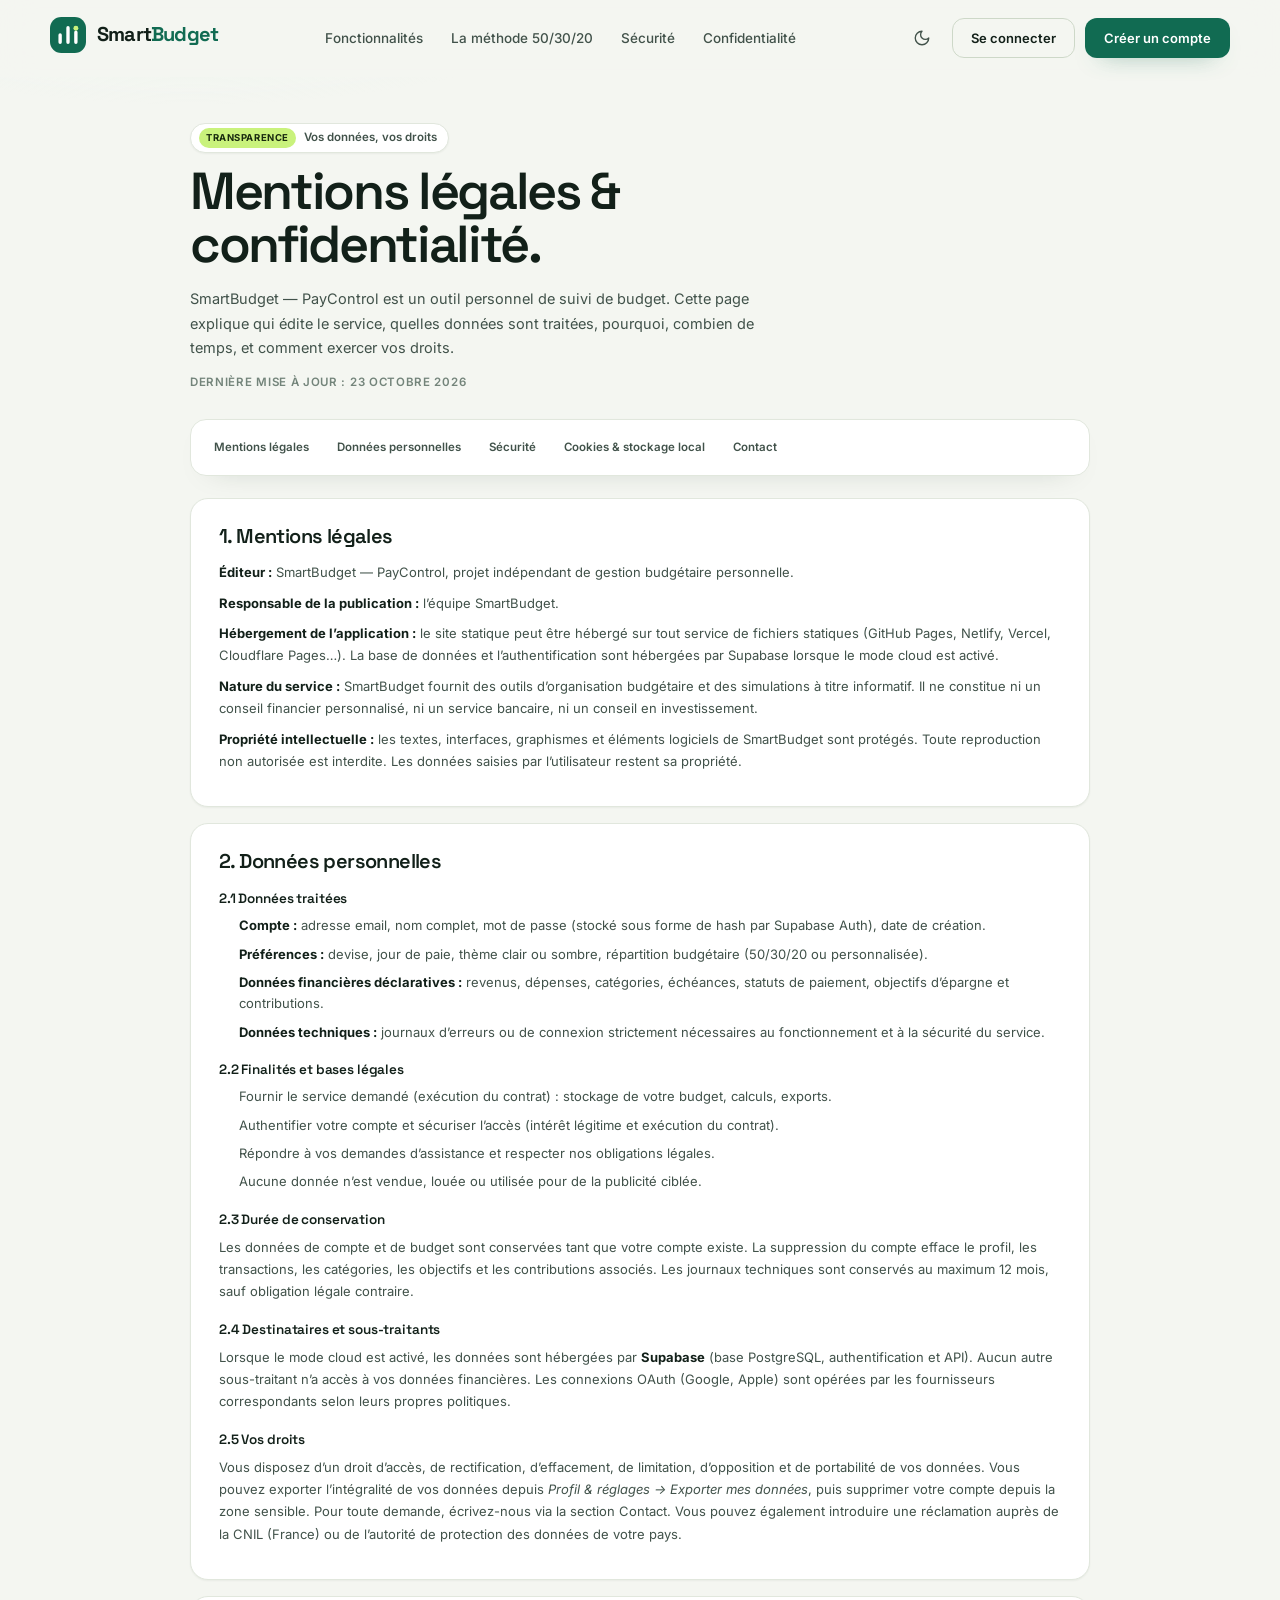
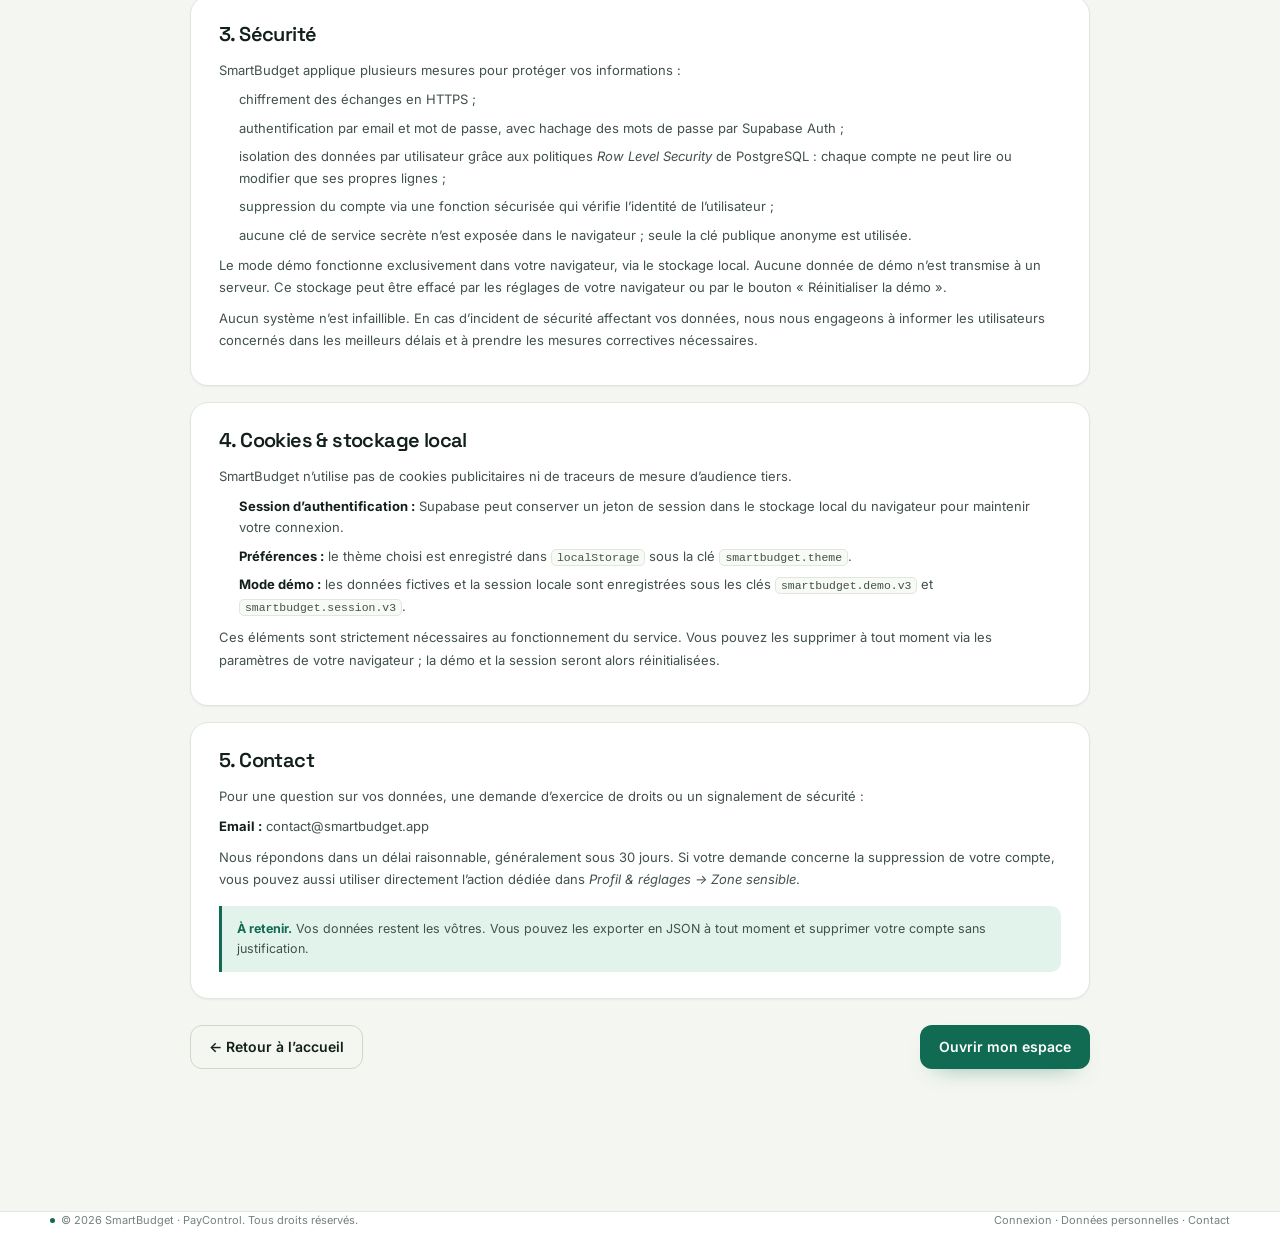
<file: legal.html>
<!doctype html>
<html lang="fr" data-theme="light">
<head>
  <meta charset="utf-8">
  <meta name="viewport" content="width=device-width, initial-scale=1">
  <title>Mentions légales & confidentialité — SmartBudget</title>
  <meta name="description" content="Mentions légales, politique de confidentialité, sécurité et gestion des cookies de SmartBudget — PayControl.">
  <link rel="icon" href="data:image/svg+xml,%3Csvg xmlns='http://www.w3.org/2000/svg' viewBox='0 0 64 64'%3E%3Crect width='64' height='64' rx='19' fill='%23116b52'/%3E%3Cpath d='M18 45V32M32 45V19M46 45V27' stroke='white' stroke-width='6' stroke-linecap='round'/%3E%3Ccircle cx='46' cy='20' r='4.5' fill='%23c9f27c'/%3E%3C/svg%3E">
  <link rel="preconnect" href="https://fonts.googleapis.com">
  <link rel="preconnect" href="https://fonts.gstatic.com" crossorigin>
  <link href="https://fonts.googleapis.com/css2?family=Inter:wght@400;500;600;700&family=Space+Grotesk:wght@500;600;700&display=swap" rel="stylesheet">
  <link rel="stylesheet" href="assets/app.css?v=20261023-10">
</head>
<body>
  <div class="site">
    <header class="site-head" id="site-head">
      <div class="container site-head-inner">
        <a href="index.html" aria-label="SmartBudget, accueil">
          <span class="brand" aria-hidden="true">
            <span class="brand-mark" style="--mark-size:36px">
              <svg viewBox="0 0 32 32" width="36" height="36" fill="none"><rect width="32" height="32" rx="10" fill="currentColor"/><path d="M9 22.5V16M16 22.5V9.5M23 22.5v-9" stroke="white" stroke-width="3" stroke-linecap="round"/><circle cx="23" cy="10" r="2.2" fill="#c9f27c"/></svg>
            </span>
            <span class="brand-text">Smart<span>Budget</span></span>
          </span>
        </a>
        <nav class="site-nav" aria-label="Navigation principale">
          <a href="index.html#fonctionnalites">Fonctionnalités</a>
          <a href="index.html#methode">La méthode 50/30/20</a>
          <a href="index.html#securite">Sécurité</a>
          <a href="legal.html" aria-current="page">Confidentialité</a>
        </nav>
        <div class="site-actions">
          <button class="icon-btn" type="button" id="legal-theme" aria-label="Changer de thème" title="Changer de thème">
            <svg class="ic" width="18" height="18" viewBox="0 0 24 24" fill="none" stroke="currentColor" stroke-width="1.8" stroke-linecap="round" stroke-linejoin="round" aria-hidden="true"><path d="M12 3a6 6 0 0 0 9 9 9 9 0 1 1-9-9Z"/></svg>
          </button>
          <a class="btn btn-ghost" href="index.html#/connexion">Se connecter</a>
          <a class="btn btn-primary" href="index.html#/connexion">Créer un compte</a>
        </div>
      </div>
    </header>

    <main class="legal-page">
      <div class="container legal-wrap">
        <header class="legal-hero">
          <span class="eyebrow"><b>Transparence</b> Vos données, vos droits</span>
          <h1>Mentions légales & confidentialité.</h1>
          <p>SmartBudget — PayControl est un outil personnel de suivi de budget. Cette page explique qui édite le service, quelles données sont traitées, pourquoi, combien de temps, et comment exercer vos droits.</p>
          <p class="legal-meta">Dernière mise à jour : 23 octobre 2026</p>
        </header>

        <nav class="legal-toc" aria-label="Sommaire">
          <a href="#mentions">Mentions légales</a>
          <a href="#donnees">Données personnelles</a>
          <a href="#securite">Sécurité</a>
          <a href="#cookies">Cookies & stockage local</a>
          <a href="#contact">Contact</a>
        </nav>

        <div class="legal-content">
          <section id="mentions" class="card legal-card">
            <h2>1. Mentions légales</h2>
            <p><strong>Éditeur :</strong> SmartBudget — PayControl, projet indépendant de gestion budgétaire personnelle.</p>
            <p><strong>Responsable de la publication :</strong> l’équipe SmartBudget.</p>
            <p><strong>Hébergement de l’application :</strong> le site statique peut être hébergé sur tout service de fichiers statiques (GitHub Pages, Netlify, Vercel, Cloudflare Pages…). La base de données et l’authentification sont hébergées par Supabase lorsque le mode cloud est activé.</p>
            <p><strong>Nature du service :</strong> SmartBudget fournit des outils d’organisation budgétaire et des simulations à titre informatif. Il ne constitue ni un conseil financier personnalisé, ni un service bancaire, ni un conseil en investissement.</p>
            <p><strong>Propriété intellectuelle :</strong> les textes, interfaces, graphismes et éléments logiciels de SmartBudget sont protégés. Toute reproduction non autorisée est interdite. Les données saisies par l’utilisateur restent sa propriété.</p>
          </section>

          <section id="donnees" class="card legal-card">
            <h2>2. Données personnelles</h2>
            <h3>2.1 Données traitées</h3>
            <ul>
              <li><strong>Compte :</strong> adresse email, nom complet, mot de passe (stocké sous forme de hash par Supabase Auth), date de création.</li>
              <li><strong>Préférences :</strong> devise, jour de paie, thème clair ou sombre, répartition budgétaire (50/30/20 ou personnalisée).</li>
              <li><strong>Données financières déclaratives :</strong> revenus, dépenses, catégories, échéances, statuts de paiement, objectifs d’épargne et contributions.</li>
              <li><strong>Données techniques :</strong> journaux d’erreurs ou de connexion strictement nécessaires au fonctionnement et à la sécurité du service.</li>
            </ul>
              <h3>2.2 Finalités et bases légales</h3>
            <ul>
              <li>Fournir le service demandé (exécution du contrat) : stockage de votre budget, calculs, exports.</li>
              <li>Authentifier votre compte et sécuriser l’accès (intérêt légitime et exécution du contrat).</li>
              <li>Répondre à vos demandes d’assistance et respecter nos obligations légales.</li>
              <li>Aucune donnée n’est vendue, louée ou utilisée pour de la publicité ciblée.</li>
            </ul>
            <h3>2.3 Durée de conservation</h3>
            <p>Les données de compte et de budget sont conservées tant que votre compte existe. La suppression du compte efface le profil, les transactions, les catégories, les objectifs et les contributions associés. Les journaux techniques sont conservés au maximum 12 mois, sauf obligation légale contraire.</p>
            <h3>2.4 Destinataires et sous-traitants</h3>
            <p>Lorsque le mode cloud est activé, les données sont hébergées par <strong>Supabase</strong> (base PostgreSQL, authentification et API). Aucun autre sous-traitant n’a accès à vos données financières. Les connexions OAuth (Google, Apple) sont opérées par les fournisseurs correspondants selon leurs propres politiques.</p>
            <h3>2.5 Vos droits</h3>
            <p>Vous disposez d’un droit d’accès, de rectification, d’effacement, de limitation, d’opposition et de portabilité de vos données. Vous pouvez exporter l’intégralité de vos données depuis <em>Profil & réglages → Exporter mes données</em>, puis supprimer votre compte depuis la zone sensible. Pour toute demande, écrivez-nous via la section <a href="#contact">Contact</a>. Vous pouvez également introduire une réclamation auprès de la CNIL (France) ou de l’autorité de protection des données de votre pays.</p>
          </section>

          <section id="securite" class="card legal-card">
            <h2>3. Sécurité</h2>
            <p>SmartBudget applique plusieurs mesures pour protéger vos informations :</p>
            <ul>
              <li>chiffrement des échanges en HTTPS ;</li>
              <li>authentification par email et mot de passe, avec hachage des mots de passe par Supabase Auth ;</li>
              <li>isolation des données par utilisateur grâce aux politiques <em>Row Level Security</em> de PostgreSQL : chaque compte ne peut lire ou modifier que ses propres lignes ;</li>
              <li>suppression du compte via une fonction sécurisée qui vérifie l’identité de l’utilisateur ;</li>
              <li>aucune clé de service secrète n’est exposée dans le navigateur ; seule la clé publique anonyme est utilisée.</li>
            </ul>
            <p>Le mode démo fonctionne exclusivement dans votre navigateur, via le stockage local. Aucune donnée de démo n’est transmise à un serveur. Ce stockage peut être effacé par les réglages de votre navigateur ou par le bouton « Réinitialiser la démo ».</p>
            <p>Aucun système n’est infaillible. En cas d’incident de sécurité affectant vos données, nous nous engageons à informer les utilisateurs concernés dans les meilleurs délais et à prendre les mesures correctives nécessaires.</p>
          </section>

          <section id="cookies" class="card legal-card">
            <h2>4. Cookies & stockage local</h2>
            <p>SmartBudget n’utilise pas de cookies publicitaires ni de traceurs de mesure d’audience tiers.</p>
            <ul>
              <li><strong>Session d’authentification :</strong> Supabase peut conserver un jeton de session dans le stockage local du navigateur pour maintenir votre connexion.</li>
              <li><strong>Préférences :</strong> le thème choisi est enregistré dans <code>localStorage</code> sous la clé <code>smartbudget.theme</code>.</li>
              <li><strong>Mode démo :</strong> les données fictives et la session locale sont enregistrées sous les clés <code>smartbudget.demo.v3</code> et <code>smartbudget.session.v3</code>.</li>
            </ul>
            <p>Ces éléments sont strictement nécessaires au fonctionnement du service. Vous pouvez les supprimer à tout moment via les paramètres de votre navigateur ; la démo et la session seront alors réinitialisées.</p>
          </section>

          <section id="contact" class="card legal-card">
            <h2>5. Contact</h2>
            <p>Pour une question sur vos données, une demande d’exercice de droits ou un signalement de sécurité :</p>
            <p><strong>Email :</strong> <a href="mailto:contact@smartbudget.app">contact@smartbudget.app</a></p>
            <p>Nous répondons dans un délai raisonnable, généralement sous 30 jours. Si votre demande concerne la suppression de votre compte, vous pouvez aussi utiliser directement l’action dédiée dans <em>Profil & réglages → Zone sensible</em>.</p>
            <div class="legal-note">
              <strong>À retenir.</strong> Vos données restent les vôtres. Vous pouvez les exporter en JSON à tout moment et supprimer votre compte sans justification.
            </div>
          </section>
        </div>

        <div class="legal-back">
          <a class="btn btn-ghost" href="index.html">← Retour à l’accueil</a>
          <a class="btn btn-primary" href="index.html#/connexion">Ouvrir mon espace</a>
        </div>
      </div>
    </main>

    <footer class="site-foot">
      <div class="container">
        <div class="foot-bottom" style="border-top:0;padding-top:0">
          <span><span class="dot"></span>© 2026 SmartBudget · PayControl. Tous droits réservés.</span>
          <span><a href="index.html#/connexion">Connexion</a> · <a href="legal.html#donnees">Données personnelles</a> · <a href="legal.html#contact">Contact</a></span>
        </div>
      </div>
    </footer>
  </div>

  <script>
    (function () {
      var root = document.documentElement;
      var btn = document.getElementById("legal-theme");
      var saved = null;
      try { saved = localStorage.getItem("smartbudget.theme"); } catch (e) {}
      if (saved !== "light" && saved !== "dark") {
        saved = window.matchMedia && window.matchMedia("(prefers-color-scheme: dark)").matches ? "dark" : "light";
      }
      root.setAttribute("data-theme", saved);
      if (btn) {
        btn.addEventListener("click", function () {
          var next = root.getAttribute("data-theme") === "dark" ? "light" : "dark";
          root.setAttribute("data-theme", next);
          try { localStorage.setItem("smartbudget.theme", next); } catch (e) {}
        });
      }
    })();
  </script>
</body>
</html>
</file>
<file: assets/app.css>
﻿/* ==========================================================================
   SmartBudget — feuille de style
   Design system sans dépendance : thème clair/sombre, responsive, impression.
   ========================================================================== */

/* --------------------------------------------------------------------------
   1. Tokens
   -------------------------------------------------------------------------- */
:root {
  --font-display: "Space Grotesk", "Segoe UI", system-ui, sans-serif;
  --font-body: "Inter", "Segoe UI", system-ui, -apple-system, sans-serif;

  --bg: #f4f6f1;
  --bg-soft: #edf1e9;
  --surface: #ffffff;
  --surface-2: #f8faf5;
  --surface-3: #e9eee4;
  --text: #122019;
  --text-2: #41524a;
  --muted: #73847a;
  --line: #e1e7dd;
  --line-strong: #cdd8c8;

  --brand: #116b52;
  --brand-2: #1c8c6c;
  --brand-ink: #ffffff;
  --brand-soft: #e2f3ec;
  --lime: #c9f27c;
  --lime-ink: #182a0e;

  --need: #2f8f72;
  --need-soft: rgba(47, 143, 114, 0.12);
  --want: #d99425;
  --want-soft: rgba(224, 162, 59, 0.16);
  --save: #5b7cf5;
  --save-soft: rgba(91, 124, 245, 0.13);

  --danger: #cf4a46;
  --danger-soft: #fbe9e7;
  --warning: #b97c14;
  --warning-soft: #fdf3df;
  --success: #1f8a63;
  --success-soft: #e3f5ec;

  --shadow-xs: 0 1px 2px rgba(16, 40, 29, 0.05);
  --shadow-sm: 0 10px 30px -22px rgba(16, 40, 29, 0.35);
  --shadow-md: 0 24px 60px -38px rgba(16, 40, 29, 0.42);
  --shadow-lg: 0 40px 100px -50px rgba(5, 30, 20, 0.55);

  --radius-sm: 12px;
  --radius: 18px;
  --radius-lg: 26px;
  --radius-xl: 34px;

  --sidebar-w: 272px;
  --topbar-h: 76px;
  --ease: cubic-bezier(0.22, 0.8, 0.24, 1);
}

[data-theme="dark"] {
  --bg: #08110d;
  --bg-soft: #0b1712;
  --surface: #101d17;
  --surface-2: #14241d;
  --surface-3: #1b2f26;
  --text: #edf5ef;
  --text-2: #b8c9bf;
  --muted: #8fa49a;
  --line: #20362c;
  --line-strong: #2c4a3b;

  --brand: #63d6b1;
  --brand-2: #86e6c7;
  --brand-ink: #072119;
  --brand-soft: #12352a;
  --lime: #c9f27c;
  --lime-ink: #16250c;

  --need: #63d6b1;
  --need-soft: rgba(99, 214, 177, 0.12);
  --want: #f0b95e;
  --want-soft: rgba(240, 185, 94, 0.13);
  --save: #8ba3ff;
  --save-soft: rgba(139, 163, 255, 0.13);

  --danger: #ff7a74;
  --danger-soft: #371b1a;
  --warning: #f0b95e;
  --warning-soft: #33270f;
  --success: #63d6b1;
  --success-soft: #12352a;

  --shadow-xs: 0 1px 2px rgba(0, 0, 0, 0.25);
  --shadow-sm: 0 10px 30px -20px rgba(0, 0, 0, 0.55);
  --shadow-md: 0 24px 60px -34px rgba(0, 0, 0, 0.7);
  --shadow-lg: 0 40px 100px -46px rgba(0, 0, 0, 0.85);
}

/* --------------------------------------------------------------------------
   2. Base
   -------------------------------------------------------------------------- */
*,
*::before,
*::after {
  box-sizing: border-box;
}

html {
  scroll-behavior: smooth;
  -webkit-text-size-adjust: 100%;
}

body {
  margin: 0;
  font-family: var(--font-body);
  font-size: 15px;
  line-height: 1.55;
  color: var(--text);
  background: var(--bg);
  -webkit-font-smoothing: antialiased;
  text-rendering: optimizeLegibility;
}

body.modal-open {
  overflow: hidden;
}

h1,
h2,
h3,
h4,
p,
figure {
  margin: 0;
}

h1,
h2,
h3,
h4 {
  font-family: var(--font-display);
  font-weight: 600;
  letter-spacing: -0.028em;
  line-height: 1.1;
}

a {
  color: inherit;
  text-decoration: none;
}

button,
input,
select,
textarea {
  font: inherit;
  color: inherit;
}

button {
  cursor: pointer;
}

img,
svg {
  display: block;
  max-width: 100%;
}

ul,
ol {
  margin: 0;
  padding: 0;
  list-style: none;
}

::selection {
  background: var(--lime);
  color: var(--lime-ink);
}

:focus-visible {
  outline: 2px solid var(--brand);
  outline-offset: 2px;
  border-radius: 6px;
}

::-webkit-scrollbar {
  width: 10px;
  height: 10px;
}
::-webkit-scrollbar-thumb {
  background: var(--line-strong);
  border-radius: 99px;
  border: 3px solid var(--bg);
}
::-webkit-scrollbar-track {
  background: transparent;
}

.skip-link {
  position: fixed;
  top: 12px;
  left: 12px;
  z-index: 200;
  transform: translateY(-160%);
  background: var(--brand);
  color: var(--brand-ink);
  padding: 10px 16px;
  border-radius: 10px;
  font-weight: 600;
  transition: transform 0.2s var(--ease);
}
.skip-link:focus {
  transform: translateY(0);
}

.noscript {
  padding: 20px;
  background: var(--danger-soft);
  color: var(--danger);
  text-align: center;
  font-weight: 600;
}

.ic {
  flex: none;
}

.container {
  width: min(1180px, 100% - 48px);
  margin-inline: auto;
}

.muted {
  color: var(--muted);
}
.small {
  font-size: 13px;
}
.tiny {
  font-size: 12px;
}
.nowrap {
  white-space: nowrap;
}
.sr-only {
  position: absolute;
  width: 1px;
  height: 1px;
  padding: 0;
  margin: -1px;
  overflow: hidden;
  clip: rect(0, 0, 0, 0);
  white-space: nowrap;
  border: 0;
}
.hide {
  display: none !important;
}

/* --------------------------------------------------------------------------
   3. Marque
   -------------------------------------------------------------------------- */
.brand {
  display: inline-flex;
  align-items: center;
  gap: 11px;
  font-family: var(--font-display);
  font-weight: 700;
  font-size: 20px;
  letter-spacing: -0.04em;
  white-space: nowrap;
}
.brand-mark {
  display: inline-grid;
  place-items: center;
  width: var(--mark-size, 38px);
  height: var(--mark-size, 38px);
  border-radius: 11px;
  color: var(--brand);
  background: transparent;
  flex: none;
}
[data-theme="dark"] .brand-mark {
  color: var(--brand);
}
.brand-text span {
  color: var(--brand);
}
.brand-sub {
  display: block;
  font-family: var(--font-body);
  font-size: 10px;
  font-weight: 600;
  letter-spacing: 0.18em;
  text-transform: uppercase;
  color: var(--muted);
  margin-top: 1px;
}

/* --------------------------------------------------------------------------
   4. Boutons
   -------------------------------------------------------------------------- */
.btn {
  display: inline-flex;
  align-items: center;
  justify-content: center;
  gap: 8px;
  height: 44px;
  padding: 0 18px;
  border-radius: 12px;
  border: 1px solid transparent;
  font-family: var(--font-body);
  font-size: 14px;
  font-weight: 600;
  line-height: 1;
  white-space: nowrap;
  transition: transform 0.15s var(--ease), background 0.2s, border-color 0.2s, color 0.2s, box-shadow 0.2s;
}
.btn:active {
  transform: translateY(1px);
}
.btn:disabled {
  opacity: 0.55;
  cursor: not-allowed;
  transform: none;
}
.btn .ic {
  margin-top: -1px;
}

.btn-primary {
  background: var(--brand);
  color: var(--brand-ink);
  box-shadow: 0 10px 24px -16px rgba(17, 107, 82, 0.8);
}
.btn-primary:hover {
  background: var(--brand-2);
}
.btn-lime {
  background: var(--lime);
  color: var(--lime-ink);
}
.btn-lime:hover {
  filter: brightness(1.04);
}
.btn-ghost {
  background: transparent;
  border-color: var(--line-strong);
  color: var(--text);
}
.btn-ghost:hover {
  background: var(--surface-2);
  border-color: var(--brand);
}
.btn-soft {
  background: var(--surface-2);
  border-color: var(--line);
  color: var(--text);
}
.btn-soft:hover {
  background: var(--surface-3);
}
.btn-white {
  background: #ffffff;
  color: #10231b;
  border-color: rgba(16, 35, 27, 0.08);
}
.btn-white:hover {
  background: #f4f8f3;
}
.btn-danger {
  background: var(--danger);
  color: #fff;
}
.btn-danger:hover {
  filter: brightness(1.06);
}
.btn-link {
  height: auto;
  padding: 2px;
  background: none;
  border: 0;
  color: var(--brand);
  font-weight: 600;
}
.btn-link:hover {
  text-decoration: underline;
}
.btn-sm {
  height: 36px;
  padding: 0 13px;
  font-size: 13px;
  border-radius: 10px;
}
.btn-lg {
  height: 53px;
  padding: 0 25px;
  font-size: 15px;
  border-radius: 14px;
}
.btn-block {
  width: 100%;
}
.btn-icon {
  width: 44px;
  padding: 0;
}
.icon-btn {
  display: inline-grid;
  place-items: center;
  width: 40px;
  height: 40px;
  padding: 0;
  border-radius: 11px;
  border: 1px solid transparent;
  background: transparent;
  color: var(--text-2);
  transition: background 0.2s, color 0.2s, border-color 0.2s;
}
.icon-btn:hover {
  background: var(--surface-2);
  color: var(--text);
}
.icon-btn.small {
  width: 32px;
  height: 32px;
  border-radius: 9px;
}

/* --------------------------------------------------------------------------
   5. Formulaires
   -------------------------------------------------------------------------- */
.field {
  display: flex;
  flex-direction: column;
  gap: 6px;
  min-width: 0;
}
.field label {
  font-size: 12.5px;
  font-weight: 600;
  color: var(--text-2);
  letter-spacing: 0.005em;
}
.field .optional {
  font-weight: 400;
  color: var(--muted);
  font-size: 11px;
  text-transform: uppercase;
  letter-spacing: 0.06em;
}
.input {
  width: 100%;
  height: 46px;
  padding: 0 13px;
  border: 1px solid var(--line);
  border-radius: 12px;
  background: var(--surface);
  color: var(--text);
  font-size: 14px;
  transition: border-color 0.2s, box-shadow 0.2s, background 0.2s;
}
.input::placeholder {
  color: var(--muted);
  opacity: 0.75;
}
.input:hover {
  border-color: var(--line-strong);
}
.input:focus {
  outline: none;
  border-color: var(--brand);
  box-shadow: 0 0 0 3px var(--brand-soft);
}
select.input {
  appearance: none;
  -webkit-appearance: none;
  padding-right: 36px;
  background-image: url("data:image/svg+xml,%3Csvg xmlns='http://www.w3.org/2000/svg' width='16' height='16' viewBox='0 0 24 24' fill='none' stroke='%2373847a' stroke-width='2' stroke-linecap='round' stroke-linejoin='round'%3E%3Cpath d='m6 9 6 6 6-6'/%3E%3C/svg%3E");
  background-repeat: no-repeat;
  background-position: right 12px center;
  cursor: pointer;
}
textarea.input {
  height: auto;
  min-height: 92px;
  padding: 12px 13px;
  resize: vertical;
}
.input-affix {
  position: relative;
}
.input-affix .input {
  padding-right: 52px;
}
.input-affix .suffix {
  position: absolute;
  right: 12px;
  top: 50%;
  transform: translateY(-50%);
  font-size: 12px;
  font-weight: 600;
  color: var(--muted);
  pointer-events: none;
}
.field-hint {
  font-size: 11.5px;
  color: var(--muted);
  line-height: 1.4;
}
.field-error {
  font-size: 11.5px;
  color: var(--danger);
  font-weight: 500;
}
.field-error:empty {
  display: none;
}
.field.is-invalid .input,
.input[aria-invalid="true"] {
  border-color: var(--danger);
  box-shadow: 0 0 0 3px var(--danger-soft);
}
.input[aria-invalid="true"] {
  animation: shake 0.32s ease;
}
@keyframes shake {
  0%, 100% { transform: translateX(0); }
  25% { transform: translateX(-4px); }
  75% { transform: translateX(4px); }
}
.form-grid {
  display: grid;
  grid-template-columns: 1fr 1fr;
  gap: 14px;
}
.form-grid .field-wide {
  grid-column: 1 / -1;
}
.form-stack {
  display: flex;
  flex-direction: column;
  gap: 14px;
}
.form-note {
  display: flex;
  gap: 9px;
  padding: 11px 13px;
  border-radius: 11px;
  background: var(--surface-2);
  border: 1px solid var(--line);
  font-size: 12px;
  color: var(--text-2);
  line-height: 1.45;
}
.form-note .ic {
  color: var(--brand);
  margin-top: 1px;
}

.segmented {
  display: inline-flex;
  padding: 4px;
  gap: 3px;
  border-radius: 12px;
  background: var(--surface-2);
  border: 1px solid var(--line);
  width: 100%;
}
.seg-opt {
  flex: 1;
  position: relative;
  display: flex;
}
.seg-opt input {
  position: absolute;
  opacity: 0;
  pointer-events: none;
}
.seg-opt span {
  flex: 1;
  display: inline-flex;
  align-items: center;
  justify-content: center;
  gap: 6px;
  height: 34px;
  padding: 0 10px;
  border-radius: 9px;
  font-size: 12.5px;
  font-weight: 600;
  color: var(--muted);
  cursor: pointer;
  transition: background 0.2s, color 0.2s, box-shadow 0.2s;
  white-space: nowrap;
}
.seg-opt input:checked + span {
  background: var(--surface);
  color: var(--text);
  box-shadow: var(--shadow-xs);
}
.seg-opt input:focus-visible + span {
  outline: 2px solid var(--brand);
  outline-offset: 1px;
}

.switch-row {
  display: flex;
  align-items: center;
  justify-content: space-between;
  gap: 16px;
  padding: 13px 15px;
  border-radius: 13px;
  border: 1px solid var(--line);
  background: var(--surface-2);
  cursor: pointer;
}
.switch-copy {
  display: flex;
  flex-direction: column;
  gap: 1px;
}
.switch-copy strong {
  font-size: 13.5px;
  font-weight: 600;
}
.switch-copy small {
  font-size: 11.5px;
  color: var(--muted);
}
.switch {
  position: relative;
  flex: none;
}
.switch input {
  position: absolute;
  opacity: 0;
  width: 100%;
  height: 100%;
  margin: 0;
  cursor: pointer;
}
.switch-track {
  display: block;
  width: 44px;
  height: 26px;
  border-radius: 99px;
  background: var(--line-strong);
  transition: background 0.2s;
}
.switch-thumb {
  display: block;
  width: 20px;
  height: 20px;
  border-radius: 99px;
  background: #fff;
  margin: 3px;
  box-shadow: 0 1px 3px rgba(0, 0, 0, 0.22);
  transition: transform 0.2s var(--ease);
}
.switch input:checked + .switch-track {
  background: var(--brand);
}
.switch input:checked + .switch-track .switch-thumb {
  transform: translateX(18px);
}
.switch input:focus-visible + .switch-track {
  outline: 2px solid var(--brand);
  outline-offset: 2px;
}

/* --------------------------------------------------------------------------
   6. Petits éléments
   -------------------------------------------------------------------------- */
.tag {
  display: inline-flex;
  align-items: center;
  gap: 5px;
  height: 23px;
  padding: 0 8px;
  border-radius: 7px;
  font-size: 11px;
  font-weight: 600;
  white-space: nowrap;
}
.tag-paid {
  background: var(--success-soft);
  color: var(--success);
}
.tag-pending {
  background: var(--warning-soft);
  color: var(--warning);
}
.tag-neutral {
  background: var(--surface-3);
  color: var(--text-2);
}

.health-chip {
  display: inline-flex;
  align-items: center;
  gap: 7px;
  height: 30px;
  padding: 0 11px;
  border-radius: 99px;
  font-size: 12px;
  font-weight: 600;
  white-space: nowrap;
  border: 1px solid transparent;
}
.health-chip b {
  font-size: 11px;
  opacity: 0.8;
  margin-left: 1px;
}
.health-dot {
  width: 8px;
  height: 8px;
  border-radius: 99px;
  background: currentColor;
  box-shadow: 0 0 0 3px currentColor;
  opacity: 0.95;
}
.health-chip .health-dot {
  box-shadow: none;
}
.tone-green {
  background: var(--success-soft);
  color: var(--success);
}
.tone-orange {
  background: var(--warning-soft);
  color: var(--warning);
}
.tone-red {
  background: var(--danger-soft);
  color: var(--danger);
}
.tone-neutral {
  background: var(--surface-3);
  color: var(--muted);
}
.health-compact {
  height: 26px;
  font-size: 11px;
}

.env-badge {
  display: inline-flex;
  align-items: center;
  gap: 5px;
  height: 22px;
  padding: 0 8px;
  border-radius: 6px;
  font-size: 10.5px;
  font-weight: 600;
  background: var(--env-soft);
  color: var(--env);
  white-space: nowrap;
}
.env-badge i {
  width: 5px;
  height: 5px;
  border-radius: 99px;
  background: currentColor;
}
.cat-badge {
  display: inline-flex;
  align-items: center;
  gap: 6px;
  padding: 3px 8px 3px 4px;
  border-radius: 8px;
  background: color-mix(in srgb, var(--cat) 12%, transparent);
  color: var(--cat);
  font-size: 11px;
  font-weight: 600;
  white-space: nowrap;
}
.cat-emoji {
  display: inline-grid;
  place-items: center;
  width: 22px;
  height: 22px;
  border-radius: 6px;
  background: var(--surface);
  font-size: 12px;
}

.progress {
  height: 7px;
  border-radius: 99px;
  background: var(--surface-3);
  overflow: hidden;
}
.progress-fill {
  display: block;
  height: 100%;
  border-radius: inherit;
  background: var(--bar, var(--brand));
  transition: width 0.6s var(--ease);
}
.progress.lg {
  height: 10px;
}

.avatar {
  display: inline-grid;
  place-items: center;
  width: 40px;
  height: 40px;
  border-radius: 50%;
  background: var(--brand);
  color: var(--brand-ink);
  font-family: var(--font-display);
  font-weight: 600;
  font-size: 14px;
  flex: none;
  letter-spacing: 0;
}

.mode-pill {
  display: inline-flex;
  align-items: center;
  gap: 6px;
  height: 26px;
  padding: 0 9px;
  border-radius: 7px;
  background: var(--surface-2);
  border: 1px solid var(--line);
  font-size: 10.5px;
  font-weight: 600;
  color: var(--muted);
  letter-spacing: 0.01em;
}
.mode-pill i {
  width: 6px;
  height: 6px;
  border-radius: 99px;
  background: var(--brand);
}
.mode-pill.is-cloud i {
  background: #3baa8c;
  box-shadow: 0 0 0 3px rgba(59, 170, 140, 0.15);
}

/* --------------------------------------------------------------------------
   7. Chargement
   -------------------------------------------------------------------------- */
.boot {
  min-height: 100vh;
  display: grid;
  place-items: center;
  gap: 14px;
  align-content: center;
  color: var(--muted);
  font-size: 13px;
}
.boot-mark {
  animation: float 2.4s ease-in-out infinite;
}
@keyframes float {
  0%, 100% { transform: translateY(0); }
  50% { transform: translateY(-7px); }
}

/* --------------------------------------------------------------------------
   8. Site vitrine
   -------------------------------------------------------------------------- */
.site {
  background: var(--bg);
  overflow-x: clip;
}
.site-head {
  position: sticky;
  top: 0;
  z-index: 60;
  backdrop-filter: blur(16px);
  background: color-mix(in srgb, var(--bg) 82%, transparent);
  border-bottom: 1px solid transparent;
  transition: border-color 0.2s, background 0.2s;
}
.site-head.is-scrolled {
  border-bottom-color: var(--line);
}
.site-head-inner {
  display: flex;
  align-items: center;
  justify-content: space-between;
  gap: 24px;
  height: 76px;
}
.site-nav {
  display: flex;
  align-items: center;
  gap: 28px;
  margin-inline: auto;
}
.site-nav a {
  font-size: 13.5px;
  font-weight: 500;
  color: var(--text-2);
  transition: color 0.2s;
}
.site-nav a:hover {
  color: var(--text);
}
.site-actions {
  display: flex;
  align-items: center;
  gap: 10px;
}
.site-actions .btn {
  height: 40px;
  font-size: 13px;
}

.hero {
  position: relative;
  padding: 64px 0 40px;
}
.hero::before {
  content: "";
  position: absolute;
  inset: -20% -10% auto 35%;
  height: 720px;
  background: radial-gradient(closest-side, rgba(28, 140, 108, 0.16), transparent 70%);
  pointer-events: none;
  z-index: 0;
}
.hero-grid {
  position: relative;
  z-index: 1;
  display: grid;
  grid-template-columns: minmax(0, 1.02fr) minmax(0, 0.98fr);
  gap: 56px;
  align-items: center;
}
.eyebrow {
  display: inline-flex;
  align-items: center;
  gap: 8px;
  height: 30px;
  padding: 0 11px 0 8px;
  border-radius: 99px;
  background: var(--surface);
  border: 1px solid var(--line);
  box-shadow: var(--shadow-xs);
  font-size: 11.5px;
  font-weight: 600;
  color: var(--text-2);
}
.eyebrow b {
  display: inline-grid;
  place-items: center;
  height: 20px;
  padding: 0 7px;
  border-radius: 99px;
  background: var(--lime);
  color: var(--lime-ink);
  font-size: 9.5px;
  letter-spacing: 0.06em;
  text-transform: uppercase;
}
.hero-title {
  font-size: clamp(42px, 5.5vw, 68px);
  line-height: 0.98;
  letter-spacing: -0.045em;
  margin: 22px 0 20px;
  max-width: 12ch;
}
.hero-title .hl {
  position: relative;
  display: inline;
  background: linear-gradient(transparent 62%, var(--lime) 62%, var(--lime) 92%, transparent 92%);
  padding: 0 2px;
}
.hero-title .accent {
  color: var(--brand);
}
.hero-sub {
  font-size: 16.5px;
  line-height: 1.6;
  color: var(--text-2);
  max-width: 47ch;
}
.hero-cta {
  display: flex;
  flex-wrap: wrap;
  gap: 11px;
  margin-top: 28px;
}
.hero-trust {
  display: flex;
  flex-wrap: wrap;
  gap: 18px;
  margin-top: 26px;
  font-size: 12px;
  color: var(--muted);
}
.hero-trust span {
  display: inline-flex;
  align-items: center;
  gap: 6px;
}
.hero-trust .ic {
  color: var(--brand);
}

/* Aperçu produit */
.preview {
  position: relative;
  perspective: 1400px;
}
.preview-window {
  position: relative;
  border-radius: 22px;
  background: var(--surface);
  border: 1px solid var(--line);
  box-shadow: var(--shadow-lg);
  overflow: hidden;
  transform: rotateY(-5deg) rotateX(2deg);
  transform-origin: 60% 50%;
  transition: transform 0.6s var(--ease);
}
.preview:hover .preview-window {
  transform: rotateY(-2deg) rotateX(0.5deg);
}
.preview-bar {
  display: flex;
  align-items: center;
  gap: 10px;
  padding: 10px 14px;
  background: var(--surface-2);
  border-bottom: 1px solid var(--line);
}
.preview-dots {
  display: flex;
  gap: 5px;
}
.preview-dots i {
  width: 7px;
  height: 7px;
  border-radius: 99px;
  background: var(--line-strong);
}
.preview-dots i:first-child {
  background: #e8918e;
}
.preview-dots i:nth-child(2) {
  background: #e5c06a;
}
.preview-dots i:nth-child(3) {
  background: #86c8a6;
}
.preview-url {
  flex: 1;
  text-align: center;
  font-size: 10px;
  color: var(--muted);
  background: var(--surface);
  border-radius: 6px;
  padding: 3px 8px;
  max-width: 200px;
  margin-inline: auto;
}
.preview-body {
  display: grid;
  grid-template-columns: 54px minmax(0, 1fr);
  min-height: 380px;
}
.preview-rail {
  background: #0f2b22;
  padding: 14px 10px;
  display: flex;
  flex-direction: column;
  align-items: center;
  gap: 12px;
}
.preview-rail .rail-logo {
  width: 28px;
  height: 28px;
  border-radius: 8px;
  display: grid;
  place-items: center;
  background: #1d8a6b;
  color: #fff;
  font-family: var(--font-display);
  font-weight: 700;
  font-size: 13px;
}
.preview-rail i {
  width: 28px;
  height: 28px;
  border-radius: 8px;
  background: rgba(255, 255, 255, 0.07);
}
.preview-rail i:first-of-type {
  background: rgba(201, 242, 124, 0.18);
  box-shadow: inset 2px 0 0 #c9f27c;
}
.preview-screen {
  padding: 16px 18px 18px;
  background: var(--surface-2);
  min-width: 0;
}
.preview-top {
  display: flex;
  align-items: center;
  justify-content: space-between;
  gap: 10px;
  margin-bottom: 13px;
}
.preview-top small {
  display: block;
  font-size: 9px;
  color: var(--muted);
}
.preview-top strong {
  font-family: var(--font-display);
  font-size: 14px;
  letter-spacing: -0.02em;
}
.mini-health {
  display: inline-flex;
  align-items: center;
  gap: 5px;
  font-size: 8.5px;
  font-weight: 600;
  color: var(--success);
  background: var(--success-soft);
  padding: 4px 7px;
  border-radius: 99px;
}
.mini-health i {
  width: 5px;
  height: 5px;
  border-radius: 99px;
  background: currentColor;
}
.mini-balance {
  background: linear-gradient(135deg, #116b52, #0b4939);
  border-radius: 14px;
  padding: 13px 15px;
  color: #fff;
  margin-bottom: 10px;
}
.mini-balance > span {
  font-size: 9px;
  opacity: 0.72;
  text-transform: uppercase;
  letter-spacing: 0.08em;
  font-weight: 600;
}
.mini-balance strong {
  display: block;
  font-family: var(--font-display);
  font-size: 27px;
  letter-spacing: -0.04em;
  line-height: 1.1;
  margin: 2px 0 8px;
}
.mini-balance strong small {
  font-size: 11px;
  font-weight: 500;
  opacity: 0.7;
  letter-spacing: 0;
}
.mini-progress {
  height: 4px;
  background: rgba(255, 255, 255, 0.2);
  border-radius: 99px;
  overflow: hidden;
}
.mini-progress i {
  display: block;
  height: 100%;
  border-radius: 99px;
  background: #c9f27c;
}
.mini-balance-foot {
  display: flex;
  justify-content: space-between;
  margin-top: 6px;
  font-size: 8px;
  opacity: 0.72;
}
.mini-kpis {
  display: grid;
  grid-template-columns: repeat(3, 1fr);
  gap: 7px;
  margin-bottom: 10px;
}
.mini-kpi {
  background: var(--surface);
  border: 1px solid var(--line);
  border-radius: 9px;
  padding: 8px 9px;
}
.mini-kpi span {
  display: block;
  font-size: 7.5px;
  color: var(--muted);
  font-weight: 500;
}
.mini-kpi strong {
  font-family: var(--font-display);
  font-size: 12px;
  letter-spacing: -0.02em;
}
.mini-kpi i {
  display: block;
  margin-top: 5px;
  height: 3px;
  border-radius: 99px;
  background: var(--bar, var(--brand));
  width: var(--w, 60%);
  opacity: 0.7;
}
.mini-chart {
  background: var(--surface);
  border: 1px solid var(--line);
  border-radius: 10px;
  padding: 9px 10px 4px;
}
.mini-chart-head {
  display: flex;
  justify-content: space-between;
  align-items: center;
  font-size: 8px;
  color: var(--muted);
  margin-bottom: 4px;
}
.mini-chart-head b {
  color: var(--text);
  font-size: 9px;
}
.mini-bars {
  display: flex;
  align-items: flex-end;
  gap: 4px;
  height: 54px;
  border-top: 1px dashed var(--line);
  padding-top: 4px;
}
.mini-bars i {
  flex: 1;
  background: linear-gradient(to top, var(--brand), color-mix(in srgb, var(--brand) 45%, transparent));
  border-radius: 2px 2px 0 0;
  min-height: 3px;
  opacity: 0.82;
}
.mini-bars i:nth-child(3n) {
  background: linear-gradient(to top, var(--want), color-mix(in srgb, var(--want) 35%, transparent));
}

.float-chip {
  position: absolute;
  display: flex;
  align-items: center;
  gap: 9px;
  padding: 9px 12px;
  background: var(--surface);
  border: 1px solid var(--line);
  border-radius: 13px;
  box-shadow: var(--shadow-md);
  font-size: 11px;
  font-weight: 600;
  animation: float 5s ease-in-out infinite;
}
.float-chip small {
  display: block;
  font-size: 9px;
  font-weight: 500;
  color: var(--muted);
}
.float-chip .chip-ic {
  display: grid;
  place-items: center;
  width: 30px;
  height: 30px;
  border-radius: 9px;
  background: var(--surface-2);
  color: var(--brand);
}
.chip-a {
  left: -34px;
  top: 60px;
}
.chip-b {
  right: -18px;
  bottom: 42px;
  animation-delay: -2.2s;
}
.chip-b .chip-ic {
  background: var(--save-soft);
  color: var(--save);
}

/* Bandeau de preuve */
.proof {
  margin-top: 46px;
  border-top: 1px solid var(--line);
  border-bottom: 1px solid var(--line);
  background: var(--surface);
}
.proof-grid {
  display: grid;
  grid-template-columns: repeat(4, 1fr);
  padding: 22px 0;
}
.proof-item {
  padding: 0 24px;
  border-left: 1px solid var(--line);
}
.proof-item:first-child {
  border-left: 0;
  padding-left: 0;
}
.proof-item strong {
  display: block;
  font-family: var(--font-display);
  font-size: 22px;
  letter-spacing: -0.03em;
}
.proof-item span {
  font-size: 11.5px;
  color: var(--muted);
}

/* Sections */
.section {
  padding: 88px 0;
}
.section-tight {
  padding: 64px 0;
}
.section-head {
  max-width: 660px;
  margin-bottom: 40px;
}
.section-head .eyebrow {
  margin-bottom: 16px;
}
.section-title {
  font-size: clamp(30px, 4vw, 44px);
  letter-spacing: -0.04em;
  line-height: 1.04;
}
.section-sub {
  margin-top: 14px;
  font-size: 15.5px;
  color: var(--text-2);
  max-width: 56ch;
  line-height: 1.65;
}
.section-head-row {
  display: flex;
  align-items: flex-end;
  justify-content: space-between;
  gap: 32px;
  margin-bottom: 40px;
}
.section-head-row .section-head {
  margin-bottom: 0;
}

.feature-grid {
  display: grid;
  grid-template-columns: repeat(3, 1fr);
  gap: 14px;
}
.feature-card {
  position: relative;
  padding: 24px;
  border-radius: var(--radius-lg);
  background: var(--surface);
  border: 1px solid var(--line);
  box-shadow: var(--shadow-xs);
  transition: transform 0.25s var(--ease), box-shadow 0.25s, border-color 0.25s;
  overflow: hidden;
}
.feature-card:hover {
  transform: translateY(-3px);
  box-shadow: var(--shadow-sm);
  border-color: var(--line-strong);
}
.feature-ic {
  display: grid;
  place-items: center;
  width: 42px;
  height: 42px;
  border-radius: 12px;
  background: var(--brand-soft);
  color: var(--brand);
  margin-bottom: 17px;
}
.feature-card h3 {
  font-size: 17px;
  margin-bottom: 7px;
  letter-spacing: -0.02em;
}
.feature-card p {
  font-size: 13px;
  line-height: 1.55;
  color: var(--muted);
}
.feature-tag {
  position: absolute;
  top: 20px;
  right: 20px;
  font-size: 9.5px;
  font-weight: 700;
  text-transform: uppercase;
  letter-spacing: 0.07em;
  color: var(--brand);
  background: var(--brand-soft);
  padding: 3px 7px;
  border-radius: 5px;
}

/* Règle 50/30/20 */
.rule-panel {
  border-radius: var(--radius-xl);
  background: radial-gradient(120% 140% at 90% 0%, #175c48 0%, #0d362b 45%, #09271f 100%);
  color: #f2f8f4;
  padding: clamp(28px, 4vw, 52px);
  position: relative;
  overflow: hidden;
}
.rule-panel::after {
  content: "";
  position: absolute;
  width: 420px;
  height: 420px;
  border-radius: 50%;
  border: 1px solid rgba(201, 242, 124, 0.15);
  right: -160px;
  bottom: -220px;
}
.rule-panel .eyebrow {
  background: rgba(255, 255, 255, 0.08);
  border-color: rgba(255, 255, 255, 0.14);
  color: #d9e8df;
  box-shadow: none;
}
.rule-grid {
  display: grid;
  grid-template-columns: 0.9fr 1.1fr;
  gap: 48px;
  align-items: center;
}
.rule-panel h2 {
  color: #fff;
  font-size: clamp(28px, 3.6vw, 40px);
  margin: 16px 0 12px;
}
.rule-panel p {
  color: rgba(237, 246, 240, 0.7);
  font-size: 14px;
  line-height: 1.65;
}
.rule-bars {
  display: flex;
  flex-direction: column;
  gap: 16px;
  margin-top: 24px;
}
.rule-row {
  display: grid;
  grid-template-columns: 92px 1fr 44px;
  align-items: center;
  gap: 12px;
  font-size: 12px;
}
.rule-row .bar {
  height: 10px;
  border-radius: 99px;
  background: rgba(255, 255, 255, 0.12);
  overflow: hidden;
}
.rule-row .bar i {
  display: block;
  height: 100%;
  border-radius: 99px;
}
.rule-row b {
  font-family: var(--font-display);
  font-size: 14px;
  text-align: right;
}
.rule-cards {
  display: grid;
  grid-template-columns: repeat(3, 1fr);
  gap: 10px;
}
.rule-card {
  background: rgba(255, 255, 255, 0.06);
  border: 1px solid rgba(255, 255, 255, 0.1);
  border-radius: 17px;
  padding: 18px;
  backdrop-filter: blur(4px);
}
.rule-card small {
  display: block;
  font-size: 9.5px;
  letter-spacing: 0.1em;
  text-transform: uppercase;
  color: rgba(255, 255, 255, 0.55);
  font-weight: 600;
}
.rule-card strong {
  display: block;
  font-family: var(--font-display);
  font-size: 25px;
  letter-spacing: -0.04em;
  margin: 6px 0 10px;
}
.rule-card p {
  font-size: 11px;
  line-height: 1.45;
  color: rgba(255, 255, 255, 0.62);
}
.rule-card .count {
  display: flex;
  align-items: center;
  gap: 5px;
  margin-top: 14px;
  font-size: 10px;
  color: rgba(255, 255, 255, 0.55);
}
.rule-card .count i {
  width: 6px;
  height: 6px;
  border-radius: 99px;
  background: var(--rc, #c9f27c);
}

/* Étapes */
.steps {
  display: grid;
  grid-template-columns: repeat(3, 1fr);
  gap: 14px;
  counter-reset: step;
}
.step {
  position: relative;
  padding: 26px 24px;
  border-radius: var(--radius-lg);
  border: 1px solid var(--line);
  background: var(--surface);
}
.step-num {
  display: grid;
  place-items: center;
  width: 34px;
  height: 34px;
  border-radius: 10px;
  background: var(--lime);
  color: var(--lime-ink);
  font-family: var(--font-display);
  font-weight: 700;
  font-size: 14px;
  margin-bottom: 18px;
}
.step h3 {
  font-size: 16px;
  margin-bottom: 6px;
}
.step p {
  font-size: 12.5px;
  color: var(--muted);
  line-height: 1.55;
}
.step-arrow {
  position: absolute;
  top: 34px;
  right: -19px;
  z-index: 2;
  color: var(--line-strong);
}

/* Sécurité */
.security-grid {
  display: grid;
  grid-template-columns: 1fr 0.9fr;
  gap: 40px;
  align-items: center;
}
.security-list {
  display: flex;
  flex-direction: column;
  gap: 14px;
  margin-top: 26px;
}
.security-item {
  display: flex;
  gap: 12px;
  align-items: flex-start;
}
.security-item .ic {
  color: var(--brand);
  margin-top: 2px;
}
.security-item strong {
  display: block;
  font-size: 13.5px;
  margin-bottom: 2px;
}
.security-item p {
  font-size: 12.5px;
  color: var(--muted);
  line-height: 1.5;
}
.code-card {
  border-radius: var(--radius-lg);
  background: #0c1a15;
  border: 1px solid rgba(255, 255, 255, 0.08);
  color: #dce9e2;
  overflow: hidden;
  box-shadow: var(--shadow-md);
}
.code-head {
  display: flex;
  align-items: center;
  justify-content: space-between;
  padding: 11px 16px;
  border-bottom: 1px solid rgba(255, 255, 255, 0.07);
  font-size: 10.5px;
  color: rgba(220, 233, 226, 0.55);
}
.code-head span {
  display: inline-flex;
  align-items: center;
  gap: 6px;
}
.code-body {
  padding: 18px 16px;
  font-family: "SFMono-Regular", Consolas, "Liberation Mono", monospace;
  font-size: 11.5px;
  line-height: 1.85;
  color: #a7c4b5;
  overflow-x: auto;
}
.code-body .k {
  color: #8ba3ff;
}
.code-body .s {
  color: #c9f27c;
}
.code-body .c {
  color: #58796a;
}
.code-foot {
  display: flex;
  align-items: center;
  gap: 7px;
  padding: 10px 16px;
  border-top: 1px solid rgba(255, 255, 255, 0.07);
  font-size: 10.5px;
  color: rgba(220, 233, 226, 0.55);
}
.code-foot .ic {
  color: #c9f27c;
}

/* Bandeau final */
.cta-band {
  border-radius: var(--radius-xl);
  background: linear-gradient(120deg, var(--brand) 0%, #0a3a2c 100%);
  color: #fff;
  padding: clamp(32px, 5vw, 58px);
  display: flex;
  align-items: center;
  justify-content: space-between;
  gap: 32px;
  position: relative;
  overflow: hidden;
}
.cta-band::before {
  content: "";
  position: absolute;
  width: 360px;
  height: 360px;
  border-radius: 50%;
  background: radial-gradient(closest-side, rgba(201, 242, 124, 0.22), transparent);
  right: 4%;
  top: -40%;
}
.cta-band h2 {
  font-size: clamp(25px, 3.4vw, 38px);
  color: #fff;
  max-width: 20ch;
  margin-bottom: 8px;
}
.cta-band p {
  color: rgba(255, 255, 255, 0.72);
  font-size: 13.5px;
  max-width: 48ch;
}
.cta-band .btn {
  position: relative;
  z-index: 1;
  flex: none;
}

/* Pied de page */
.site-foot {
  margin-top: 72px;
  border-top: 1px solid var(--line);
  background: var(--surface);
}
.foot-grid {
  display: grid;
  grid-template-columns: 1.6fr 1fr 1fr 1fr;
  gap: 32px;
  padding: 52px 0 36px;
}
.foot-brand p {
  font-size: 12.5px;
  color: var(--muted);
  line-height: 1.6;
  max-width: 32ch;
  margin-top: 13px;
}
.foot-col h4 {
  font-size: 11px;
  text-transform: uppercase;
  letter-spacing: 0.1em;
  color: var(--muted);
  font-family: var(--font-body);
  font-weight: 600;
  margin-bottom: 13px;
}
.foot-col a {
  display: block;
  font-size: 12.5px;
  color: var(--text-2);
  padding: 4px 0;
}
.foot-col a:hover {
  color: var(--brand);
}
.foot-bottom {
  display: flex;
  align-items: center;
  justify-content: space-between;
  gap: 20px;
  padding: 18px 0;
  border-top: 1px solid var(--line);
  font-size: 11px;
  color: var(--muted);
}
.foot-bottom .dot {
  display: inline-block;
  width: 5px;
  height: 5px;
  border-radius: 99px;
  background: var(--brand);
  margin-right: 6px;
  vertical-align: 1px;
}

/* --------------------------------------------------------------------------
   9. Authentification
   -------------------------------------------------------------------------- */
.auth-layout {
  min-height: 100vh;
  display: grid;
  grid-template-columns: minmax(0, 0.95fr) minmax(0, 1.05fr);
  background: var(--bg);
}
.auth-panel {
  position: relative;
  display: flex;
  flex-direction: column;
  justify-content: center;
  padding: 100px clamp(24px, 5vw, 72px) 48px;
}
.auth-top {
  position: absolute;
  top: 28px;
  left: clamp(24px, 5vw, 72px);
  right: 28px;
  display: flex;
  align-items: center;
  justify-content: space-between;
}
.auth-top .back {
  display: inline-flex;
  align-items: center;
  gap: 6px;
  min-height: 32px;
  padding: 4px 8px;
  margin-right: -8px;
  border-radius: 8px;
  font-size: 12px;
  font-weight: 500;
  color: var(--muted);
}
.auth-top .back:hover {
  color: var(--text);
}
.auth-card {
  width: min(430px, 100%);
  margin: 0 auto;
  animation: fadeUp 0.5s var(--ease) both;
}
.auth-title {
  font-size: clamp(29px, 3vw, 36px);
  letter-spacing: -0.04em;
  margin-bottom: 9px;
}
.auth-sub {
  font-size: 13.5px;
  color: var(--muted);
  line-height: 1.6;
  margin-bottom: 26px;
}
.auth-tabs {
  display: flex;
  gap: 3px;
  padding: 4px;
  border-radius: 12px;
  background: var(--surface-2);
  border: 1px solid var(--line);
  margin-bottom: 24px;
}
.auth-tabs button {
  flex: 1;
  height: 37px;
  border: 0;
  background: transparent;
  border-radius: 9px;
  font-size: 13px;
  font-weight: 600;
  color: var(--muted);
  transition: background 0.2s, color 0.2s, box-shadow 0.2s;
}
.auth-tabs button.is-active {
  background: var(--surface);
  color: var(--text);
  box-shadow: var(--shadow-xs);
}
.auth-form {
  display: flex;
  flex-direction: column;
  gap: 14px;
}
.auth-form .btn-block {
  margin-top: 4px;
}
.password-field {
  position: relative;
}
.password-field .input {
  padding-right: 50px;
}
.password-toggle {
  position: absolute;
  top: 50%;
  right: 4px;
  transform: translateY(-50%);
  display: inline-flex;
  align-items: center;
  justify-content: center;
  width: 38px;
  height: 38px;
  padding: 0;
  border: 0;
  border-radius: 9px;
  background: transparent;
  color: var(--muted);
  cursor: pointer;
  transition: color 0.2s, background 0.2s;
}
.password-toggle:hover {
  color: var(--text);
  background: var(--surface-2);
}
.password-toggle:focus-visible {
  outline: 2px solid var(--brand);
  outline-offset: -2px;
}
.auth-hint {
  font-size: 11.5px;
  color: var(--muted);
  text-align: center;
  line-height: 1.55;
}
.auth-hint a,
.auth-link {
  color: var(--brand);
  font-weight: 600;
}
.auth-link:hover {
  text-decoration: underline;
}
.auth-sep {
  display: flex;
  align-items: center;
  gap: 12px;
  color: var(--muted);
  font-size: 10.5px;
  text-transform: uppercase;
  letter-spacing: 0.08em;
  margin: 4px 0;
}
.auth-sep::before,
.auth-sep::after {
  content: "";
  flex: 1;
  height: 1px;
  background: var(--line);
}
.oauth-row {
  display: grid;
  grid-template-columns: 1fr 1fr;
  gap: 10px;
}
.oauth-btn {
  height: 45px;
  border-radius: 12px;
  border: 1px solid var(--line);
  background: var(--surface);
  display: inline-flex;
  align-items: center;
  justify-content: center;
  gap: 9px;
  font-size: 12.5px;
  font-weight: 600;
  transition: background 0.2s, border-color 0.2s;
}
.oauth-btn:hover {
  background: var(--surface-2);
  border-color: var(--line-strong);
}
.demo-callout {
  display: flex;
  gap: 12px;
  padding: 13px 14px;
  border-radius: 13px;
  background: var(--brand-soft);
  border: 1px dashed color-mix(in srgb, var(--brand) 38%, transparent);
  font-size: 11.5px;
  color: var(--text-2);
  line-height: 1.5;
  margin-top: 18px;
}
.demo-callout .ic {
  color: var(--brand);
  flex: none;
  margin-top: 1px;
}
.demo-callout strong {
  display: block;
  color: var(--text);
  font-size: 12.5px;
  margin-bottom: 2px;
}
.demo-callout .btn {
  margin-top: 8px;
}
.auth-legal {
  margin-top: 24px;
  font-size: 10.5px;
  color: var(--muted);
  text-align: center;
  line-height: 1.6;
}
.auth-legal a {
  text-decoration: underline;
}

.auth-side {
  position: relative;
  margin: 14px 14px 14px 0;
  border-radius: var(--radius-xl);
  background: radial-gradient(110% 100% at 100% 0%, #1a6b54 0%, #0c3a2d 48%, #08241d 100%);
  color: #f2f8f4;
  padding: clamp(32px, 4vw, 56px);
  display: flex;
  flex-direction: column;
  justify-content: space-between;
  overflow: hidden;
}
.auth-side::before {
  content: "";
  position: absolute;
  width: 480px;
  height: 480px;
  border-radius: 50%;
  border: 1px solid rgba(201, 242, 124, 0.16);
  right: -160px;
  top: -190px;
}
.auth-side::after {
  content: "";
  position: absolute;
  width: 300px;
  height: 300px;
  border-radius: 50%;
  background: radial-gradient(closest-side, rgba(201, 242, 124, 0.18), transparent);
  left: -80px;
  bottom: -100px;
}
.auth-side-top {
  position: relative;
  z-index: 1;
  display: flex;
  align-items: center;
  justify-content: space-between;
  gap: 12px;
}
.auth-side-top .brand {
  color: #fff;
}
.auth-side-top .brand-text span {
  color: #c9f27c;
}
.auth-side-badge {
  display: inline-flex;
  align-items: center;
  gap: 6px;
  padding: 5px 10px;
  border-radius: 99px;
  background: rgba(255, 255, 255, 0.08);
  border: 1px solid rgba(255, 255, 255, 0.12);
  font-size: 10px;
  font-weight: 600;
  color: #d5e6dd;
}
.auth-side-mid {
  position: relative;
  z-index: 1;
  margin: 48px 0;
  max-width: 470px;
}
.auth-side-mid h2 {
  font-size: clamp(28px, 3.4vw, 42px);
  line-height: 1.06;
  letter-spacing: -0.04em;
  color: #fff;
  margin-bottom: 18px;
}
.auth-side-mid h2 em {
  font-style: normal;
  color: #c9f27c;
}
.auth-side-mid p {
  font-size: 13.5px;
  line-height: 1.65;
  color: rgba(240, 249, 244, 0.68);
}
.auth-side-cards {
  display: grid;
  grid-template-columns: 1fr 1fr;
  gap: 10px;
  margin-top: 28px;
}
.auth-side-card {
  padding: 15px;
  border-radius: 16px;
  background: rgba(255, 255, 255, 0.06);
  border: 1px solid rgba(255, 255, 255, 0.1);
  backdrop-filter: blur(4px);
}
.auth-side-card small {
  display: flex;
  align-items: center;
  gap: 6px;
  font-size: 10px;
  color: rgba(240, 249, 244, 0.6);
  margin-bottom: 7px;
}
.auth-side-card strong {
  font-family: var(--font-display);
  font-size: 20px;
  letter-spacing: -0.03em;
  color: #fff;
}
.auth-side-card span {
  display: block;
  font-size: 10px;
  color: rgba(240, 249, 244, 0.5);
  margin-top: 2px;
}
.auth-side-card .mini-progress {
  margin-top: 9px;
}
.auth-side-foot {
  position: relative;
  z-index: 1;
  display: flex;
  align-items: center;
  gap: 10px;
  font-size: 10.5px;
  color: rgba(240, 249, 244, 0.55);
}
.auth-side-foot .ic {
  color: #c9f27c;
}

/* --------------------------------------------------------------------------
   10. Coquille application
   -------------------------------------------------------------------------- */
.app-shell {
  display: grid;
  grid-template-columns: var(--sidebar-w) minmax(0, 1fr);
  min-height: 100vh;
  background: var(--bg);
}

.sidebar {
  position: sticky;
  top: 0;
  height: 100vh;
  display: flex;
  flex-direction: column;
  gap: 14px;
  padding: 18px 14px;
  background: var(--surface);
  border-right: 1px solid var(--line);
  overflow-y: auto;
  z-index: 70;
}
.sidebar-head {
  display: flex;
  align-items: center;
  justify-content: space-between;
  gap: 8px;
  padding: 4px 6px 8px;
}
.sidebar-close {
  display: none;
}
.sidebar-nav {
  display: flex;
  flex-direction: column;
  gap: 3px;
}
.nav-label {
  padding: 14px 10px 5px;
  font-size: 9.5px;
  font-weight: 700;
  letter-spacing: 0.11em;
  text-transform: uppercase;
  color: var(--muted);
}
.nav-link {
  display: flex;
  align-items: center;
  gap: 10px;
  height: 40px;
  padding: 0 11px;
  border-radius: 10px;
  font-size: 13px;
  font-weight: 500;
  color: var(--text-2);
  transition: background 0.18s, color 0.18s;
}
.nav-link .ic {
  color: var(--muted);
  transition: color 0.18s;
}
.nav-link:hover {
  background: var(--surface-2);
  color: var(--text);
}
.nav-link:hover .ic {
  color: var(--text-2);
}
.nav-link.active {
  background: var(--brand-soft);
  color: var(--brand);
  font-weight: 600;
}
.nav-link.active .ic {
  color: var(--brand);
}
.nav-badge {
  margin-left: auto;
  min-width: 19px;
  height: 19px;
  padding: 0 5px;
  border-radius: 99px;
  display: inline-grid;
  place-items: center;
  background: var(--surface-3);
  color: var(--text-2);
  font-size: 10px;
  font-weight: 600;
}
.nav-link.active .nav-badge {
  background: var(--surface);
  color: var(--brand);
}
.side-spacer {
  flex: 1;
}
.side-goal {
  border-radius: 14px;
  padding: 14px;
  background: linear-gradient(145deg, var(--surface-2), var(--surface-3));
  border: 1px solid var(--line);
}
.side-goal-top {
  display: flex;
  align-items: center;
  justify-content: space-between;
  gap: 8px;
  margin-bottom: 8px;
}
.side-goal-top span {
  font-size: 9.5px;
  font-weight: 700;
  text-transform: uppercase;
  letter-spacing: 0.09em;
  color: var(--muted);
}
.side-goal h4 {
  font-size: 13px;
  letter-spacing: -0.01em;
  margin-bottom: 2px;
}
.side-goal p {
  font-size: 11px;
  color: var(--muted);
  margin-bottom: 10px;
}
.side-goal p b {
  color: var(--text);
  font-weight: 600;
}
.side-foot {
  border-top: 1px solid var(--line);
  padding-top: 10px;
  display: flex;
  flex-direction: column;
  gap: 2px;
}
.side-user {
  display: flex;
  align-items: center;
  gap: 10px;
  padding: 7px 6px;
  border-radius: 11px;
  transition: background 0.18s;
}
.side-user:hover {
  background: var(--surface-2);
}
.side-user-txt {
  min-width: 0;
  flex: 1;
}
.side-user-txt strong {
  display: block;
  font-size: 12.5px;
  font-weight: 600;
  white-space: nowrap;
  overflow: hidden;
  text-overflow: ellipsis;
}
.side-user-txt span {
  display: block;
  font-size: 10.5px;
  color: var(--muted);
  white-space: nowrap;
  overflow: hidden;
  text-overflow: ellipsis;
}
.side-logout {
  color: var(--muted);
}
.side-logout:hover {
  color: var(--danger);
  background: var(--danger-soft);
}
.mode-pill.side-mode {
  margin: 0 4px;
  align-self: flex-start;
}

.app-main {
  min-width: 0;
  display: flex;
  flex-direction: column;
}
.topbar {
  position: sticky;
  top: 0;
  z-index: 50;
  min-height: var(--topbar-h);
  display: flex;
  align-items: center;
  justify-content: space-between;
  gap: 16px;
  padding: 0 clamp(16px, 2.6vw, 34px);
  background: color-mix(in srgb, var(--bg) 84%, transparent);
  backdrop-filter: blur(14px);
  border-bottom: 1px solid var(--line);
}
.topbar-left {
  display: flex;
  align-items: center;
  gap: 12px;
  min-width: 0;
}
.topbar-burger {
  display: none;
}
.topbar-title {
  min-width: 0;
}
.topbar-title strong {
  display: block;
  font-family: var(--font-display);
  font-size: 14.5px;
  letter-spacing: -0.02em;
  white-space: nowrap;
  overflow: hidden;
  text-overflow: ellipsis;
}
.topbar-title span {
  display: block;
  font-size: 10.5px;
  color: var(--muted);
  white-space: nowrap;
}
.topbar-actions {
  display: flex;
  align-items: center;
  gap: 8px;
}
.topbar-actions .icon-btn {
  border: 1px solid var(--line);
  background: var(--surface);
}
.topbar-actions .avatar-link {
  margin-left: 2px;
}
.month-switch {
  display: inline-flex;
  align-items: center;
  height: 40px;
  border: 1px solid var(--line);
  border-radius: 11px;
  background: var(--surface);
  overflow: hidden;
}
.month-switch button {
  width: 31px;
  height: 100%;
  border: 0;
  background: transparent;
  color: var(--muted);
  display: grid;
  place-items: center;
  transition: background 0.18s, color 0.18s;
}
.month-switch button:hover {
  background: var(--surface-2);
  color: var(--text);
}
.month-switch button:disabled {
  opacity: 0.3;
  cursor: not-allowed;
}
.month-switch .month-label {
  min-width: 122px;
  text-align: center;
  font-size: 12.5px;
  font-weight: 600;
  border-inline: 1px solid var(--line);
  padding: 0 6px;
  line-height: 38px;
  text-transform: capitalize;
  white-space: nowrap;
}
.month-switch .month-label.current::after {
  content: "";
  display: inline-block;
  width: 5px;
  height: 5px;
  border-radius: 99px;
  background: var(--brand);
  margin-left: 6px;
  vertical-align: 2px;
}

.app-content {
  width: 100%;
  max-width: 1420px;
  margin: 0 auto;
  padding: 24px clamp(16px, 2.6vw, 34px) 60px;
  flex: 1;
}
.page-head {
  display: flex;
  align-items: flex-end;
  justify-content: space-between;
  gap: 22px;
  margin-bottom: 22px;
}
.page-head-txt {
  min-width: 0;
}
.page-eyebrow {
  display: inline-flex;
  align-items: center;
  gap: 6px;
  font-size: 10px;
  font-weight: 700;
  letter-spacing: 0.09em;
  text-transform: uppercase;
  color: var(--brand);
  margin-bottom: 7px;
}
.page-title {
  font-size: clamp(24px, 2.8vw, 31px);
  letter-spacing: -0.04em;
}
.page-sub {
  margin-top: 5px;
  font-size: 12.5px;
  color: var(--muted);
  line-height: 1.5;
}
.page-actions {
  display: flex;
  align-items: center;
  gap: 8px;
  flex-wrap: wrap;
}

/* --------------------------------------------------------------------------
   11. Cartes et panneaux
   -------------------------------------------------------------------------- */
.card {
  background: var(--surface);
  border: 1px solid var(--line);
  border-radius: var(--radius);
  box-shadow: var(--shadow-xs);
}
.card-pad {
  padding: clamp(17px, 2vw, 23px);
}
.panel-head {
  display: flex;
  align-items: flex-start;
  justify-content: space-between;
  gap: 16px;
  padding: 18px 20px 0;
}
.panel-head.tight {
  padding: 0 0 14px;
}
.panel-title {
  display: flex;
  align-items: center;
  gap: 8px;
  font-family: var(--font-display);
  font-size: 15px;
  font-weight: 600;
  letter-spacing: -0.02em;
}
.panel-title .ic {
  color: var(--muted);
}
.panel-sub {
  display: block;
  font-size: 11px;
  color: var(--muted);
  margin-top: 2px;
  font-family: var(--font-body);
  font-weight: 400;
  letter-spacing: 0;
}
.panel-link {
  display: inline-flex;
  align-items: center;
  gap: 4px;
  font-size: 11.5px;
  font-weight: 600;
  color: var(--brand);
  white-space: nowrap;
}
.panel-link:hover {
  text-decoration: underline;
}
.panel-body {
  padding: clamp(17px, 2vw, 22px);
}
.panel-body.flush {
  padding: 0;
}
.panel-body.top {
  padding-top: 14px;
}
.divider {
  height: 1px;
  background: var(--line);
  border: 0;
  margin: 0;
}

.grid-2 {
  display: grid;
  grid-template-columns: repeat(2, minmax(0, 1fr));
  gap: 14px;
}
.grid-3 {
  display: grid;
  grid-template-columns: repeat(3, minmax(0, 1fr));
  gap: 14px;
}
.grid-4 {
  display: grid;
  grid-template-columns: repeat(4, minmax(0, 1fr));
  gap: 14px;
}
.stack {
  display: flex;
  flex-direction: column;
  gap: 14px;
}
.row-between {
  display: flex;
  align-items: center;
  justify-content: space-between;
  gap: 12px;
}

/* --------------------------------------------------------------------------
   12. Tableau de bord
   -------------------------------------------------------------------------- */
.dash-main {
  display: grid;
  grid-template-columns: minmax(0, 1.12fr) minmax(0, 1.88fr);
  gap: 14px;
  margin-bottom: 14px;
}
.daily-card {
  position: relative;
  display: flex;
  flex-direction: column;
  justify-content: space-between;
  min-height: 196px;
  padding: 23px;
  border-radius: var(--radius-lg);
  background: radial-gradient(120% 130% at 88% 0%, #1d8064 0%, #10523f 46%, #0a3327 100%);
  color: #f2f9f5;
  overflow: hidden;
  box-shadow: var(--shadow-sm);
}
.daily-card::after {
  content: "";
  position: absolute;
  width: 210px;
  height: 210px;
  border-radius: 50%;
  border: 1px solid rgba(201, 242, 124, 0.2);
  right: -80px;
  top: -100px;
}
.daily-card-top {
  display: flex;
  align-items: center;
  justify-content: space-between;
  gap: 10px;
  position: relative;
  z-index: 1;
}
.daily-card-top > span:first-child {
  display: inline-flex;
  align-items: center;
  gap: 7px;
  font-size: 10px;
  font-weight: 700;
  letter-spacing: 0.1em;
  text-transform: uppercase;
  color: rgba(240, 249, 244, 0.66);
}
.daily-card-top .ic {
  color: #c9f27c;
}
.daily-countdown {
  display: inline-flex;
  align-items: center;
  gap: 6px;
  padding: 5px 9px;
  border-radius: 99px;
  background: rgba(255, 255, 255, 0.1);
  border: 1px solid rgba(255, 255, 255, 0.12);
  font-size: 10px;
  font-weight: 600;
  color: #e8f5ee;
  white-space: nowrap;
}
.daily-countdown .ic {
  color: #c9f27c;
}
.daily-value {
  position: relative;
  z-index: 1;
  font-family: var(--font-display);
  font-size: clamp(35px, 4.2vw, 45px);
  letter-spacing: -0.045em;
  line-height: 1;
  margin: 16px 0 4px;
}
.daily-value small {
  font-family: var(--font-body);
  font-size: 12px;
  font-weight: 500;
  color: rgba(240, 249, 244, 0.6);
  letter-spacing: 0;
}
.daily-caption {
  position: relative;
  z-index: 1;
  font-size: 11px;
  color: rgba(240, 249, 244, 0.62);
  line-height: 1.5;
}
.daily-bar {
  position: relative;
  z-index: 1;
  margin-top: 16px;
}
.daily-bar .track {
  height: 5px;
  border-radius: 99px;
  background: rgba(255, 255, 255, 0.16);
  overflow: hidden;
}
.daily-bar .track i {
  display: block;
  height: 100%;
  border-radius: 99px;
  background: #c9f27c;
}
.daily-bar-foot {
  display: flex;
  justify-content: space-between;
  gap: 10px;
  margin-top: 7px;
  font-size: 9.5px;
  color: rgba(240, 249, 244, 0.58);
}
.daily-bar-foot b {
  color: #f2f9f5;
  font-weight: 600;
}

.kpi-grid {
  display: grid;
  grid-template-columns: repeat(3, minmax(0, 1fr));
  gap: 14px;
}
.kpi {
  display: flex;
  flex-direction: column;
  justify-content: space-between;
  min-height: 196px;
  padding: 20px;
  background: var(--surface);
  border: 1px solid var(--line);
  border-radius: var(--radius-lg);
  box-shadow: var(--shadow-xs);
  position: relative;
  overflow: hidden;
}
.kpi-top {
  display: flex;
  align-items: center;
  justify-content: space-between;
  gap: 8px;
}
.kpi-ic {
  display: grid;
  place-items: center;
  width: 34px;
  height: 34px;
  border-radius: 10px;
  background: var(--surface-2);
  color: var(--text-2);
}
.kpi-ic.tone-income {
  background: var(--brand-soft);
  color: var(--brand);
}
.kpi-ic.tone-expense {
  background: var(--want-soft);
  color: var(--want);
}
.kpi-ic.tone-save {
  background: var(--save-soft);
  color: var(--save);
}
.kpi-delta {
  font-size: 9.5px;
  font-weight: 600;
  padding: 3px 7px;
  border-radius: 5px;
  background: var(--surface-2);
  color: var(--muted);
}
.kpi-delta.good {
  background: var(--success-soft);
  color: var(--success);
}
.kpi-delta.bad {
  background: var(--danger-soft);
  color: var(--danger);
}
.kpi-label {
  margin-top: 14px;
  font-size: 11px;
  color: var(--muted);
  font-weight: 500;
}
.kpi-value {
  font-family: var(--font-display);
  font-size: clamp(21px, 2.1vw, 26px);
  letter-spacing: -0.04em;
  line-height: 1.15;
  margin-top: 2px;
  word-break: break-word;
}
.kpi-foot {
  margin-top: 13px;
  font-size: 10px;
  color: var(--muted);
  display: flex;
  justify-content: space-between;
  gap: 6px;
  align-items: center;
}
.kpi-foot b {
  color: var(--text-2);
  font-weight: 600;
}

.env-grid {
  display: grid;
  grid-template-columns: repeat(3, minmax(0, 1fr));
  gap: 14px;
  margin-bottom: 14px;
}
.env-card {
  --env: var(--need);
  --env-soft: var(--need-soft);
  padding: 19px 20px;
  border-radius: var(--radius);
  background: var(--surface);
  border: 1px solid var(--line);
  box-shadow: var(--shadow-xs);
  position: relative;
}
.env-card::before {
  content: "";
  position: absolute;
  left: 20px;
  right: 20px;
  top: 0;
  height: 2px;
  border-radius: 0 0 4px 4px;
  background: var(--env);
  opacity: 0.75;
}
.env-top {
  display: flex;
  align-items: center;
  justify-content: space-between;
  gap: 10px;
}
.env-name {
  display: flex;
  align-items: center;
  gap: 9px;
  min-width: 0;
}
.env-icon {
  display: grid;
  place-items: center;
  width: 32px;
  height: 32px;
  border-radius: 9px;
  background: var(--env-soft);
  color: var(--env);
  flex: none;
}
.env-name strong {
  display: block;
  font-size: 12.5px;
  font-weight: 600;
  white-space: nowrap;
}
.env-name span {
  display: block;
  font-size: 9.5px;
  color: var(--muted);
}
.env-pct {
  font-family: var(--font-display);
  font-size: 17px;
  font-weight: 600;
  letter-spacing: -0.03em;
  color: var(--env);
}
.env-amounts {
  display: flex;
  align-items: baseline;
  gap: 5px;
  margin: 15px 0 8px;
}
.env-amounts strong {
  font-family: var(--font-display);
  font-size: 19px;
  letter-spacing: -0.03em;
}
.env-amounts span {
  font-size: 10.5px;
  color: var(--muted);
}
.env-card .progress {
  height: 6px;
}
.env-foot {
  display: flex;
  justify-content: space-between;
  gap: 8px;
  margin-top: 7px;
  font-size: 9.5px;
  color: var(--muted);
}
.env-foot b {
  color: var(--text-2);
}

.chart-grid {
  display: grid;
  grid-template-columns: minmax(0, 1.62fr) minmax(0, 1fr);
  gap: 14px;
  margin-bottom: 14px;
}
.chart-box {
  padding: 6px 4px 0;
}
.line-chart,
.bar-chart {
  width: 100%;
  height: auto;
  overflow: visible;
}
.chart-grid .chart-box {
  padding: 0;
}
.chart-grid .line-chart {
  height: 252px;
}
.chart-axis {
  fill: var(--muted);
  font-family: var(--font-body);
  font-size: 8.5px;
  font-weight: 500;
}
.chart-grid .chart-axis {
  font-size: 8px;
}
.chart-grid text {
  font-family: var(--font-body);
}
.chart-grid-line {
  stroke: var(--line);
}
.chart-grid line,
.chart-grid {
  stroke: var(--line);
}
svg .chart-grid {
  stroke: var(--line);
  stroke-width: 1;
  stroke-dasharray: 3 5;
}
svg .chart-zero {
  stroke: var(--line-strong);
  stroke-width: 1;
}
.chart-line-actual {
  fill: none;
  stroke: var(--brand);
  stroke-width: 2.5;
  stroke-linecap: round;
  stroke-linejoin: round;
}
.chart-line-projected {
  fill: none;
  stroke: var(--muted);
  stroke-width: 1.6;
  stroke-dasharray: 5 5;
  stroke-linecap: round;
  opacity: 0.8;
}
.chart-dot {
  fill: var(--brand);
  stroke: var(--surface);
  stroke-width: 2;
}
.chart-dot-halo {
  fill: var(--brand);
  opacity: 0.15;
}
.chart-legend-inline {
  display: flex;
  flex-wrap: wrap;
  gap: 14px;
  padding: 7px 12px 3px;
  font-size: 10px;
  color: var(--muted);
}
.chart-legend-inline span {
  display: inline-flex;
  align-items: center;
  gap: 6px;
}
.legend-dash {
  display: inline-block;
  width: 16px;
  height: 0;
  border-top: 2px solid var(--brand);
  border-radius: 2px;
}
.legend-projected {
  border-top-style: dashed;
  border-color: var(--muted);
}
.legend-dot {
  width: 8px;
  height: 8px;
  border-radius: 2px;
}
.legend-income {
  background: var(--brand);
}
.legend-expense {
  background: var(--want);
}
.bar-income {
  fill: var(--brand);
  opacity: 0.92;
}
.bar-expense {
  fill: var(--want);
  opacity: 0.85;
}

.donut-layout {
  display: flex;
  align-items: center;
  gap: clamp(14px, 2vw, 26px);
  padding: 10px 20px 18px;
}
.donut-wrap {
  position: relative;
  width: 150px;
  height: 150px;
  flex: none;
}
.donut-wrap.donut-sm {
  width: 74px;
  height: 74px;
}
.donut {
  width: 100%;
  height: 100%;
  transform: rotate(-90deg);
}
.donut-seg {
  transition: stroke-dasharray 0.6s var(--ease);
}
.donut-center {
  position: absolute;
  inset: 0;
  display: flex;
  flex-direction: column;
  align-items: center;
  justify-content: center;
  text-align: center;
  pointer-events: none;
  padding: 10px;
}
.donut-center strong {
  font-family: var(--font-display);
  font-size: 17px;
  letter-spacing: -0.03em;
  line-height: 1.1;
}
.donut-center span {
  font-size: 8.5px;
  color: var(--muted);
  margin-top: 2px;
  line-height: 1.25;
}
.donut-sm .donut-center strong {
  font-size: 11px;
}
.donut-sm .donut-center span {
  display: none;
}
.legend-list {
  display: flex;
  flex-direction: column;
  gap: 8px;
  min-width: 0;
  flex: 1;
}
.legend-item {
  display: flex;
  align-items: center;
  gap: 8px;
  font-size: 11px;
}
.legend-item i {
  width: 7px;
  height: 7px;
  border-radius: 2px;
  flex: none;
}
.legend-item span {
  color: var(--text-2);
  white-space: nowrap;
  overflow: hidden;
  text-overflow: ellipsis;
}
.legend-item b {
  margin-left: auto;
  font-weight: 600;
  font-size: 10.5px;
  color: var(--text);
  white-space: nowrap;
}
.legend-item small {
  font-size: 9px;
  color: var(--muted);
  min-width: 30px;
  text-align: right;
}

.dash-bottom {
  display: grid;
  grid-template-columns: minmax(0, 1.25fr) minmax(0, 0.75fr);
  gap: 14px;
}
.bill-list {
  display: flex;
  flex-direction: column;
}
.bill-row {
  display: flex;
  align-items: center;
  gap: 11px;
  padding: 11px 20px;
  border-top: 1px solid var(--line);
  transition: background 0.18s;
}
.bill-row:first-child {
  border-top: 0;
}
.bill-row:hover {
  background: var(--surface-2);
}
.bill-ic {
  display: grid;
  place-items: center;
  width: 34px;
  height: 34px;
  border-radius: 9px;
  background: var(--surface-2);
  font-size: 15px;
  flex: none;
}
.bill-main {
  min-width: 0;
  flex: 1;
}
.bill-main strong {
  display: block;
  font-size: 12.5px;
  font-weight: 600;
  white-space: nowrap;
  overflow: hidden;
  text-overflow: ellipsis;
}
.bill-main span {
  display: flex;
  align-items: center;
  gap: 6px;
  font-size: 10px;
  color: var(--muted);
  margin-top: 1px;
}
.bill-due {
  font-size: 10px;
  color: var(--muted);
  white-space: nowrap;
}
.bill-due.late {
  color: var(--danger);
  font-weight: 600;
}
.bill-amount {
  font-family: var(--font-display);
  font-size: 13px;
  font-weight: 600;
  letter-spacing: -0.02em;
  white-space: nowrap;
}
.bill-check {
  width: 27px;
  height: 27px;
  border-radius: 8px;
  border: 1px solid var(--line);
  background: var(--surface);
  display: grid;
  place-items: center;
  color: var(--muted);
  flex: none;
  transition: background 0.18s, color 0.18s, border-color 0.18s;
}
.bill-check:hover {
  border-color: var(--brand);
  color: var(--brand);
}
.bill-check.is-paid {
  background: var(--success-soft);
  border-color: transparent;
  color: var(--success);
}

.mini-goals {
  display: flex;
  flex-direction: column;
  gap: 15px;
  padding: 16px 20px 20px;
}
.mini-goal {
  display: grid;
  grid-template-columns: 34px minmax(0, 1fr) auto;
  gap: 10px;
  align-items: center;
}
.mini-goal .goal-emoji {
  display: grid;
  place-items: center;
  width: 34px;
  height: 34px;
  border-radius: 9px;
  background: var(--surface-2);
  font-size: 15px;
}
.mini-goal-main {
  min-width: 0;
}
.mini-goal-main strong {
  display: block;
  font-size: 12px;
  font-weight: 600;
  white-space: nowrap;
  overflow: hidden;
  text-overflow: ellipsis;
}
.mini-goal-main .progress {
  height: 4px;
  margin-top: 5px;
}
.mini-goal-main span {
  display: block;
  font-size: 9px;
  color: var(--muted);
  margin-top: 3px;
}
.mini-goal b {
  font-size: 10.5px;
  color: var(--text-2);
  font-weight: 600;
  white-space: nowrap;
}

.insight {
  display: flex;
  gap: 12px;
  align-items: flex-start;
  padding: 13px 15px;
  border-radius: 13px;
  background: var(--surface-2);
  border: 1px solid var(--line);
  font-size: 11.5px;
  line-height: 1.55;
  color: var(--text-2);
}
.insight .ic {
  flex: none;
  color: var(--brand);
  margin-top: 1px;
}
.insight strong {
  color: var(--text);
  font-weight: 600;
}
.insight.warn {
  background: var(--warning-soft);
  border-color: transparent;
}
.insight.warn .ic {
  color: var(--warning);
}
.insight.danger {
  background: var(--danger-soft);
  border-color: transparent;
}
.insight.danger .ic {
  color: var(--danger);
}

/* --------------------------------------------------------------------------
   13. Onglets, filtres, lignes de transactions
   -------------------------------------------------------------------------- */
.tabs {
  display: inline-flex;
  align-items: center;
  gap: 3px;
  padding: 4px;
  border-radius: 12px;
  background: var(--surface-2);
  border: 1px solid var(--line);
  max-width: 100%;
  overflow-x: auto;
}
.tab {
  height: 33px;
  padding: 0 12px;
  border: 0;
  border-radius: 8px;
  background: transparent;
  color: var(--muted);
  font-size: 12px;
  font-weight: 600;
  white-space: nowrap;
  transition: background 0.18s, color 0.18s, box-shadow 0.18s;
}
.tab:hover {
  color: var(--text);
}
.tab.is-active {
  background: var(--surface);
  color: var(--text);
  box-shadow: var(--shadow-xs);
}
.tab .count {
  display: inline-grid;
  place-items: center;
  min-width: 17px;
  height: 17px;
  margin-left: 5px;
  padding: 0 4px;
  border-radius: 99px;
  background: var(--surface-3);
  color: var(--text-2);
  font-size: 9.5px;
}
.tab.is-active .count {
  background: var(--brand-soft);
  color: var(--brand);
}

.toolbar {
  display: flex;
  align-items: center;
  justify-content: space-between;
  gap: 12px;
  flex-wrap: wrap;
  margin-bottom: 13px;
}
.toolbar-left,
.toolbar-right {
  display: flex;
  align-items: center;
  gap: 8px;
  flex-wrap: wrap;
}
.search-box {
  position: relative;
  width: min(260px, 100%);
}
.search-box .ic {
  position: absolute;
  left: 11px;
  top: 50%;
  transform: translateY(-50%);
  color: var(--muted);
  pointer-events: none;
}
.search-box .input {
  height: 40px;
  padding-left: 35px;
  font-size: 12.5px;
  background: var(--surface);
}
.toolbar .input {
  height: 40px;
  font-size: 12px;
}
.toolbar select.input {
  width: auto;
  min-width: 150px;
  max-width: 210px;
}

.summary-strip {
  display: grid;
  grid-template-columns: repeat(3, minmax(0, 1fr));
  gap: 0;
  border-radius: var(--radius);
  border: 1px solid var(--line);
  background: var(--surface);
  overflow: hidden;
  margin-bottom: 14px;
}
.summary-cell {
  padding: 15px 18px;
  border-left: 1px solid var(--line);
}
.summary-cell:first-child {
  border-left: 0;
}
.summary-cell span {
  display: block;
  font-size: 10px;
  color: var(--muted);
  margin-bottom: 3px;
}
.summary-cell strong {
  font-family: var(--font-display);
  font-size: 18px;
  letter-spacing: -0.03em;
}
.summary-cell small {
  display: block;
  font-size: 9.5px;
  color: var(--muted);
  margin-top: 2px;
}

.list-card {
  overflow: hidden;
}
.tx-row {
  display: grid;
  grid-template-columns: minmax(0, 1fr) auto auto auto;
  align-items: center;
  gap: 13px;
  padding: 12px 18px;
  border-top: 1px solid var(--line);
  transition: background 0.16s;
}
.tx-row:first-child {
  border-top: 0;
}
.tx-row:hover {
  background: var(--surface-2);
}
.tx-main {
  display: flex;
  align-items: center;
  gap: 11px;
  min-width: 0;
}
.tx-icon {
  display: grid;
  place-items: center;
  width: 36px;
  height: 36px;
  border-radius: 10px;
  background: var(--surface-2);
  font-size: 15px;
  flex: none;
}
.tx-name {
  min-width: 0;
}
.tx-name strong {
  display: block;
  font-size: 12.5px;
  font-weight: 600;
  white-space: nowrap;
  overflow: hidden;
  text-overflow: ellipsis;
}
.tx-meta {
  display: flex;
  align-items: center;
  flex-wrap: wrap;
  gap: 6px;
  margin-top: 3px;
  font-size: 9.5px;
  color: var(--muted);
}
.tx-meta .sep {
  width: 3px;
  height: 3px;
  border-radius: 99px;
  background: var(--line-strong);
}
.tx-amount {
  font-family: var(--font-display);
  font-size: 13.5px;
  font-weight: 600;
  letter-spacing: -0.02em;
  text-align: right;
  white-space: nowrap;
}
.tx-amount small {
  display: block;
  font-family: var(--font-body);
  font-size: 9px;
  font-weight: 400;
  color: var(--muted);
}
.tx-status {
  display: flex;
  align-items: center;
  justify-content: flex-end;
  min-width: 88px;
}
.pay-toggle {
  display: inline-flex;
  align-items: center;
  gap: 5px;
  height: 27px;
  padding: 0 9px;
  border-radius: 8px;
  border: 1px solid var(--line);
  background: var(--surface);
  color: var(--muted);
  font-size: 10px;
  font-weight: 600;
  transition: background 0.18s, color 0.18s, border-color 0.18s;
  white-space: nowrap;
}
.pay-toggle:hover {
  border-color: var(--brand);
  color: var(--brand);
}
.pay-toggle.is-paid {
  background: var(--success-soft);
  border-color: transparent;
  color: var(--success);
}
.tx-actions {
  display: flex;
  align-items: center;
  gap: 2px;
  opacity: 0.55;
  transition: opacity 0.18s;
}
.tx-row:hover .tx-actions,
.tx-actions:focus-within {
  opacity: 1;
}
.tx-actions .icon-btn {
  width: 29px;
  height: 29px;
  border-radius: 8px;
}
.tx-actions .icon-btn:hover {
  background: var(--surface-3);
}
.tx-actions .danger:hover {
  background: var(--danger-soft);
  color: var(--danger);
}
.tx-check {
  width: 24px;
  height: 24px;
  border-radius: 7px;
  border: 1px solid var(--line-strong);
  background: var(--surface);
  display: grid;
  place-items: center;
  color: transparent;
  flex: none;
  transition: background 0.18s, border-color 0.18s, color 0.18s;
}
.tx-check:hover {
  border-color: var(--brand);
}
.tx-check.is-paid {
  background: var(--brand);
  border-color: var(--brand);
  color: var(--brand-ink);
}
.tx-row.is-pending {
  background: color-mix(in srgb, var(--warning-soft) 32%, transparent);
}
.tx-row.is-skipped {
  opacity: 0.5;
}
.list-foot {
  display: flex;
  align-items: center;
  justify-content: space-between;
  gap: 12px;
  padding: 11px 18px;
  border-top: 1px solid var(--line);
  background: var(--surface-2);
  font-size: 10px;
  color: var(--muted);
}
.list-foot b {
  color: var(--text-2);
}

/* Revenus */
.income-hero {
  display: grid;
  grid-template-columns: minmax(0, 1.35fr) minmax(0, 0.65fr);
  gap: 14px;
  margin-bottom: 14px;
}
.salary-card {
  padding: 24px;
  border-radius: var(--radius-lg);
  background: radial-gradient(120% 130% at 90% 0%, #1b7a5f 0%, #10513e 48%, #0a3327 100%);
  color: #f2f9f5;
  position: relative;
  overflow: hidden;
}
.salary-card::after {
  content: "";
  position: absolute;
  width: 240px;
  height: 240px;
  border-radius: 50%;
  border: 1px solid rgba(201, 242, 124, 0.18);
  right: -100px;
  bottom: -130px;
}
.salary-card .eyebrow-dark {
  display: inline-flex;
  align-items: center;
  gap: 7px;
  font-size: 9.5px;
  font-weight: 700;
  text-transform: uppercase;
  letter-spacing: 0.1em;
  color: rgba(240, 249, 244, 0.65);
}
.salary-card .eyebrow-dark .ic {
  color: #c9f27c;
}
.salary-value {
  font-family: var(--font-display);
  font-size: clamp(34px, 4.2vw, 46px);
  letter-spacing: -0.045em;
  line-height: 1;
  margin: 16px 0 5px;
  position: relative;
  z-index: 1;
}
.salary-value small {
  font-family: var(--font-body);
  font-size: 11px;
  font-weight: 500;
  color: rgba(240, 249, 244, 0.6);
}
.salary-meta {
  position: relative;
  z-index: 1;
  display: flex;
  flex-wrap: wrap;
  gap: 7px;
  margin-top: 15px;
}
.salary-chip {
  display: inline-flex;
  align-items: center;
  gap: 6px;
  padding: 5px 9px;
  border-radius: 7px;
  background: rgba(255, 255, 255, 0.09);
  border: 1px solid rgba(255, 255, 255, 0.1);
  font-size: 10px;
  color: #e4f2ea;
}
.salary-chip .ic {
  color: #c9f27c;
}

.payday-card {
  padding: 20px;
  display: flex;
  flex-direction: column;
  justify-content: space-between;
  min-height: 100%;
}
.payday-top {
  display: flex;
  align-items: center;
  justify-content: space-between;
  gap: 10px;
}
.payday-top span {
  font-size: 10px;
  font-weight: 600;
  color: var(--muted);
  text-transform: uppercase;
  letter-spacing: 0.07em;
}
.payday-days {
  font-family: var(--font-display);
  font-size: 40px;
  letter-spacing: -0.05em;
  line-height: 1;
  margin: 16px 0 2px;
}
.payday-days small {
  font-family: var(--font-body);
  font-size: 11px;
  color: var(--muted);
  letter-spacing: 0;
  font-weight: 400;
}
.payday-card p {
  font-size: 11px;
  color: var(--muted);
}
.payday-card .progress {
  margin-top: 13px;
}

.recurring-list {
  display: flex;
  flex-direction: column;
}
.recurring-row {
  display: flex;
  align-items: center;
  gap: 11px;
  padding: 11px 18px;
  border-top: 1px solid var(--line);
}
.recurring-row:first-child {
  border-top: 0;
}
.recurring-row .tx-main {
  flex: 1;
}
.recurring-day {
  display: inline-flex;
  align-items: center;
  gap: 4px;
  font-size: 9.5px;
  color: var(--muted);
  white-space: nowrap;
}

/* --------------------------------------------------------------------------
   14. Budget 50/30/20
   -------------------------------------------------------------------------- */
.allocation-card {
  padding: clamp(20px, 2.4vw, 28px);
  margin-bottom: 14px;
}
.allocation-top {
  display: flex;
  align-items: flex-start;
  justify-content: space-between;
  gap: 20px;
  flex-wrap: wrap;
  margin-bottom: 24px;
}
.allocation-top h2 {
  font-size: 19px;
  letter-spacing: -0.03em;
}
.allocation-top p {
  font-size: 11.5px;
  color: var(--muted);
  margin-top: 3px;
}
.allocation-bar {
  display: flex;
  height: 18px;
  border-radius: 99px;
  overflow: hidden;
  background: var(--surface-3);
}
.allocation-seg {
  height: 100%;
  position: relative;
  transition: width 0.6s var(--ease);
}
.allocation-seg:first-child {
  border-radius: 99px 0 0 99px;
}
.allocation-seg:last-child {
  border-radius: 0 99px 99px 0;
}
.allocation-seg span {
  position: absolute;
  inset: 0;
  display: flex;
  align-items: center;
  justify-content: center;
  font-size: 8.5px;
  font-weight: 700;
  color: rgba(255, 255, 255, 0.9);
  letter-spacing: 0.02em;
}
.allocation-legend {
  display: grid;
  grid-template-columns: repeat(3, 1fr);
  gap: 14px;
  margin-top: 18px;
}
.alloc-legend-item {
  display: flex;
  align-items: flex-start;
  gap: 9px;
}
.alloc-legend-item > i {
  width: 9px;
  height: 9px;
  border-radius: 3px;
  margin-top: 4px;
  flex: none;
}
.alloc-legend-item strong {
  display: block;
  font-size: 11.5px;
  font-weight: 600;
}
.alloc-legend-item span {
  display: block;
  font-size: 10px;
  color: var(--muted);
}

.budget-grid {
  display: grid;
  grid-template-columns: minmax(0, 1.35fr) minmax(0, 0.65fr);
  gap: 14px;
}
.pct-editor {
  display: flex;
  flex-direction: column;
  gap: 3px;
}
.pct-row {
  display: grid;
  grid-template-columns: 46px minmax(0, 1fr) 80px;
  gap: 14px;
  align-items: center;
  padding: 15px 0;
  border-top: 1px solid var(--line);
}
.pct-row:first-child {
  border-top: 0;
}
.pct-badge {
  display: grid;
  place-items: center;
  width: 42px;
  height: 42px;
  border-radius: 11px;
  background: var(--env-soft, var(--surface-2));
  color: var(--env, var(--text-2));
}
.pct-main {
  min-width: 0;
}
.pct-main strong {
  display: block;
  font-size: 12.5px;
  font-weight: 600;
}
.pct-main span {
  display: block;
  font-size: 10px;
  color: var(--muted);
  margin-top: 1px;
}
.pct-main input[type="range"] {
  width: 100%;
  margin-top: 8px;
  accent-color: var(--env, var(--brand));
  height: 4px;
}
.pct-input {
  position: relative;
}
.pct-input .input {
  height: 40px;
  padding-right: 28px;
  text-align: right;
  font-weight: 600;
  font-size: 13px;
}
.pct-input span {
  position: absolute;
  right: 11px;
  top: 50%;
  transform: translateY(-50%);
  font-size: 11px;
  color: var(--muted);
  pointer-events: none;
}
.alloc-sum {
  display: flex;
  align-items: center;
  justify-content: space-between;
  gap: 10px;
  padding-top: 16px;
  border-top: 1px solid var(--line);
  margin-top: 4px;
}
.alloc-sum span {
  font-size: 11px;
  color: var(--muted);
}
.alloc-total {
  display: inline-flex;
  align-items: center;
  gap: 5px;
  padding: 4px 9px;
  border-radius: 99px;
  font-size: 11px;
  font-weight: 700;
}
.alloc-total.ok {
  background: var(--success-soft);
  color: var(--success);
}
.alloc-total.bad {
  background: var(--danger-soft);
  color: var(--danger);
}
.budget-side {
  display: flex;
  flex-direction: column;
  gap: 14px;
}
.rule-visual {
  padding: 20px;
}
.rule-visual h3 {
  font-size: 14px;
  margin-bottom: 3px;
}
.rule-visual p {
  font-size: 10.5px;
  color: var(--muted);
}
.rule-visual .bars {
  display: flex;
  flex-direction: column;
  gap: 12px;
  margin-top: 18px;
}
.rule-visual .rrow {
  font-size: 10.5px;
}
.rule-visual .rrow-head {
  display: flex;
  justify-content: space-between;
  margin-bottom: 4px;
  font-weight: 600;
}
.rule-visual .rrow-head span {
  color: var(--muted);
  font-weight: 400;
}
.rule-visual .rrow .progress {
  height: 5px;
}
.budget-tip {
  padding: 17px;
  border-radius: var(--radius);
  background: var(--surface-2);
  border: 1px solid var(--line);
}
.budget-tip .ic {
  color: var(--brand);
  margin-bottom: 8px;
}
.budget-tip strong {
  display: block;
  font-size: 12px;
  margin-bottom: 3px;
}
.budget-tip p {
  font-size: 10.5px;
  color: var(--muted);
  line-height: 1.55;
}

/* --------------------------------------------------------------------------
   15. Épargne
   -------------------------------------------------------------------------- */
.savings-head {
  display: grid;
  grid-template-columns: minmax(0, 1.4fr) minmax(0, 0.6fr);
  gap: 14px;
  margin-bottom: 14px;
}
.savings-total {
  padding: 24px;
  border-radius: var(--radius-lg);
  background: linear-gradient(135deg, #5b7cf5 0%, #3f5fd4 55%, #2c46a8 100%);
  color: #fff;
  position: relative;
  overflow: hidden;
}
.savings-total::after {
  content: "";
  position: absolute;
  width: 220px;
  height: 220px;
  border-radius: 50%;
  border: 1px solid rgba(255, 255, 255, 0.16);
  right: -80px;
  bottom: -120px;
}
.savings-total span {
  font-size: 9.5px;
  font-weight: 700;
  letter-spacing: 0.1em;
  text-transform: uppercase;
  color: rgba(255, 255, 255, 0.65);
}
.savings-total .value {
  font-family: var(--font-display);
  font-size: clamp(32px, 4vw, 44px);
  letter-spacing: -0.045em;
  line-height: 1;
  margin: 14px 0 5px;
}
.savings-total p {
  font-size: 10.5px;
  color: rgba(255, 255, 255, 0.62);
}
.savings-total .mini-progress {
  margin-top: 17px;
  background: rgba(255, 255, 255, 0.2);
}
.savings-total .mini-progress i {
  background: #fff;
}
.savings-month {
  padding: 20px;
  display: flex;
  flex-direction: column;
  justify-content: space-between;
}
.savings-month .value {
  font-family: var(--font-display);
  font-size: 32px;
  letter-spacing: -0.04em;
  line-height: 1;
  margin: 13px 0 4px;
}
.savings-month p {
  font-size: 10.5px;
  color: var(--muted);
}
.goal-grid {
  display: grid;
  grid-template-columns: repeat(3, minmax(0, 1fr));
  gap: 14px;
}
.goal-card {
  padding: 20px;
  display: flex;
  flex-direction: column;
  gap: 15px;
  position: relative;
  overflow: hidden;
}
.goal-card::before {
  content: "";
  position: absolute;
  inset: 0 0 auto 0;
  height: 3px;
  background: var(--goal, var(--save));
  opacity: 0.85;
}
.goal-top {
  display: flex;
  align-items: flex-start;
  justify-content: space-between;
  gap: 10px;
}
.goal-identity {
  display: flex;
  align-items: center;
  gap: 10px;
  min-width: 0;
}
.goal-emoji-lg {
  display: grid;
  place-items: center;
  width: 40px;
  height: 40px;
  border-radius: 11px;
  background: var(--surface-2);
  font-size: 18px;
  flex: none;
}
.goal-identity strong {
  display: block;
  font-size: 13px;
  font-weight: 600;
  white-space: nowrap;
  overflow: hidden;
  text-overflow: ellipsis;
}
.goal-identity span {
  display: block;
  font-size: 9.5px;
  color: var(--muted);
}
.goal-pct {
  font-family: var(--font-display);
  font-size: 17px;
  font-weight: 600;
  letter-spacing: -0.03em;
  color: var(--goal, var(--save));
}
.goal-amount {
  display: flex;
  align-items: baseline;
  gap: 5px;
}
.goal-amount strong {
  font-family: var(--font-display);
  font-size: 22px;
  letter-spacing: -0.035em;
}
.goal-amount span {
  font-size: 10.5px;
  color: var(--muted);
}
.goal-card .progress {
  height: 7px;
}
.goal-meta {
  display: flex;
  justify-content: space-between;
  gap: 8px;
  font-size: 9.5px;
  color: var(--muted);
}
.goal-meta b {
  color: var(--text-2);
  font-weight: 600;
}
.goal-actions {
  display: flex;
  gap: 7px;
  margin-top: auto;
}
.goal-actions .btn {
  flex: 1;
}
.goal-history {
  display: flex;
  flex-direction: column;
  border-top: 1px solid var(--line);
  margin: 0 -20px -20px;
}
.goal-history-row {
  display: flex;
  align-items: center;
  gap: 8px;
  padding: 8px 20px;
  border-top: 1px solid var(--line);
  font-size: 10px;
  color: var(--muted);
}
.goal-history-row:first-child {
  border-top: 0;
}
.goal-history-row .ic {
  color: var(--success);
}
.goal-history-row b {
  margin-left: auto;
  color: var(--text-2);
  font-weight: 600;
}
.add-goal-card {
  border: 1.5px dashed var(--line-strong);
  border-radius: var(--radius);
  min-height: 210px;
  display: flex;
  flex-direction: column;
  align-items: center;
  justify-content: center;
  gap: 8px;
  color: var(--muted);
  background: transparent;
  transition: border-color 0.2s, color 0.2s, background 0.2s;
  text-align: center;
  padding: 20px;
}
.add-goal-card:hover {
  border-color: var(--brand);
  color: var(--brand);
  background: var(--brand-soft);
}
.add-goal-card .plus-circle {
  display: grid;
  place-items: center;
  width: 42px;
  height: 42px;
  border-radius: 50%;
  background: var(--surface-2);
  color: var(--brand);
  border: 1px solid var(--line);
}
.add-goal-card strong {
  font-size: 12.5px;
  color: var(--text-2);
}
.add-goal-card span {
  font-size: 10.5px;
}
.contrib-table {
  width: 100%;
  border-collapse: collapse;
}
.contrib-table th {
  text-align: left;
  font-size: 9.5px;
  font-weight: 600;
  text-transform: uppercase;
  letter-spacing: 0.07em;
  color: var(--muted);
  padding: 10px 18px;
  border-bottom: 1px solid var(--line);
}
.contrib-table th:last-child,
.contrib-table td:last-child {
  text-align: right;
}
.contrib-table td {
  padding: 10px 18px;
  border-bottom: 1px solid var(--line);
  font-size: 11.5px;
}
.contrib-table tr:last-child td {
  border-bottom: 0;
}
.contrib-table tbody tr:hover {
  background: var(--surface-2);
}
.contrib-amount {
  font-family: var(--font-display);
  font-weight: 600;
  white-space: nowrap;
}

/* --------------------------------------------------------------------------
   16. Simulateur
   -------------------------------------------------------------------------- */
.sim-layout {
  display: grid;
  grid-template-columns: minmax(0, 0.88fr) minmax(0, 1.12fr);
  gap: 14px;
  align-items: start;
}
.sim-form-card {
  padding: clamp(20px, 2.6vw, 30px);
}
.sim-form-card h2 {
  font-size: 20px;
  margin-bottom: 4px;
}
.sim-form-card > p {
  font-size: 11.5px;
  color: var(--muted);
  line-height: 1.55;
  margin-bottom: 22px;
}
.sim-amount {
  position: relative;
  margin-bottom: 16px;
}
.sim-amount .input {
  height: 64px;
  font-family: var(--font-display);
  font-size: 27px;
  font-weight: 600;
  letter-spacing: -0.03em;
  padding-right: 60px;
  border-radius: 15px;
}
.sim-amount .suffix {
  position: absolute;
  right: 16px;
  top: 50%;
  transform: translateY(-50%);
  font-family: var(--font-display);
  font-size: 15px;
  font-weight: 600;
  color: var(--muted);
}
.quick-amounts {
  display: flex;
  flex-wrap: wrap;
  gap: 6px;
  margin-bottom: 20px;
}
.quick-amount {
  height: 30px;
  padding: 0 10px;
  border-radius: 8px;
  border: 1px solid var(--line);
  background: var(--surface);
  color: var(--text-2);
  font-size: 10.5px;
  font-weight: 600;
  transition: background 0.18s, border-color 0.18s, color 0.18s;
}
.quick-amount:hover {
  border-color: var(--brand);
  color: var(--brand);
  background: var(--brand-soft);
}
.sim-result-card {
  padding: clamp(20px, 2.6vw, 30px);
  min-height: 100%;
  display: flex;
  flex-direction: column;
}
.sim-verdict {
  display: flex;
  align-items: center;
  gap: 15px;
  padding: 18px;
  border-radius: 16px;
  background: var(--surface-2);
  border: 1px solid var(--line);
  margin-bottom: 18px;
}
.sim-verdict.green {
  background: var(--success-soft);
  border-color: transparent;
  color: var(--success);
}
.sim-verdict.orange {
  background: var(--warning-soft);
  border-color: transparent;
  color: var(--warning);
}
.sim-verdict.red {
  background: var(--danger-soft);
  border-color: transparent;
  color: var(--danger);
}
.verdict-ic {
  display: grid;
  place-items: center;
  width: 50px;
  height: 50px;
  border-radius: 14px;
  background: color-mix(in srgb, currentColor 12%, transparent);
  flex: none;
}
.sim-verdict h3 {
  font-size: 17px;
  letter-spacing: -0.025em;
  color: var(--text);
  margin-bottom: 2px;
}
.sim-verdict p {
  font-size: 11px;
  line-height: 1.5;
  color: var(--text-2);
}
.sim-metrics {
  display: grid;
  grid-template-columns: 1fr 1fr;
  gap: 10px;
  margin-bottom: 17px;
}
.sim-metric {
  padding: 13px 14px;
  border-radius: 12px;
  background: var(--surface-2);
  border: 1px solid var(--line);
}
.sim-metric span {
  display: block;
  font-size: 9.5px;
  color: var(--muted);
  margin-bottom: 3px;
}
.sim-metric strong {
  font-family: var(--font-display);
  font-size: 17px;
  letter-spacing: -0.03em;
}
.sim-metric small {
  display: block;
  font-size: 9px;
  color: var(--muted);
  margin-top: 2px;
}
.sim-bar {
  margin: 6px 0 20px;
}
.sim-bar-head {
  display: flex;
  justify-content: space-between;
  font-size: 10px;
  color: var(--muted);
  margin-bottom: 5px;
}
.sim-bar-head b {
  color: var(--text-2);
}
.sim-advice {
  display: flex;
  gap: 10px;
  padding: 13px 14px;
  border-radius: 12px;
  background: var(--surface-2);
  border: 1px solid var(--line);
  font-size: 10.5px;
  line-height: 1.55;
  color: var(--text-2);
  margin-top: auto;
}
.sim-advice .ic {
  color: var(--brand);
  flex: none;
  margin-top: 1px;
}
.sim-advice strong {
  color: var(--text);
}
.sim-placeholder {
  flex: 1;
  display: flex;
  flex-direction: column;
  align-items: center;
  justify-content: center;
  text-align: center;
  padding: 40px 20px;
  color: var(--muted);
}
.sim-placeholder .empty-ic {
  margin-bottom: 12px;
}
.sim-placeholder h3 {
  font-size: 14px;
  color: var(--text);
  margin-bottom: 4px;
}
.sim-placeholder p {
  font-size: 11px;
  max-width: 34ch;
  line-height: 1.55;
}

/* --------------------------------------------------------------------------
   17. Statistiques
   -------------------------------------------------------------------------- */
.stats-top {
  display: grid;
  grid-template-columns: repeat(4, minmax(0, 1fr));
  gap: 14px;
  margin-bottom: 14px;
}
.stat-card {
  padding: 18px 19px;
  background: var(--surface);
  border: 1px solid var(--line);
  border-radius: var(--radius);
  box-shadow: var(--shadow-xs);
}
.stat-card-top {
  display: flex;
  align-items: center;
  justify-content: space-between;
  gap: 8px;
}
.stat-card-top span {
  font-size: 10px;
  color: var(--muted);
}
.stat-card .value {
  font-family: var(--font-display);
  font-size: 23px;
  letter-spacing: -0.035em;
  line-height: 1.2;
  margin-top: 7px;
}
.stat-card small {
  display: block;
  font-size: 9.5px;
  color: var(--muted);
  margin-top: 3px;
}
.stat-card .trend {
  display: inline-flex;
  align-items: center;
  gap: 4px;
  font-size: 9.5px;
  font-weight: 600;
  padding: 3px 6px;
  border-radius: 5px;
  background: var(--surface-2);
  color: var(--muted);
}
.stat-card .trend.good {
  background: var(--success-soft);
  color: var(--success);
}
.stat-card .trend.bad {
  background: var(--danger-soft);
  color: var(--danger);
}
.stats-grid {
  display: grid;
  grid-template-columns: minmax(0, 1.25fr) minmax(0, 0.75fr);
  gap: 14px;
  margin-bottom: 14px;
}
.cat-breakdown {
  display: flex;
  flex-direction: column;
}
.cat-row {
  display: grid;
  grid-template-columns: 26px minmax(0, 1fr) 64px;
  gap: 10px;
  align-items: center;
  padding: 9px 20px;
  border-top: 1px solid var(--line);
  transition: background 0.16s;
}
.cat-row:first-child {
  border-top: 0;
}
.cat-row:hover {
  background: var(--surface-2);
}
.cat-row .cat-emoji {
  width: 26px;
  height: 26px;
  font-size: 13px;
}
.cat-row-main {
  min-width: 0;
}
.cat-row-main .row-top {
  display: flex;
  justify-content: space-between;
  gap: 8px;
  font-size: 11px;
  margin-bottom: 4px;
}
.cat-row-main .row-top span {
  white-space: nowrap;
  overflow: hidden;
  text-overflow: ellipsis;
  color: var(--text-2);
}
.cat-row-main .row-top b {
  font-weight: 600;
  color: var(--text);
}
.cat-row .progress {
  height: 4px;
}
.cat-row > b {
  font-size: 10.5px;
  font-weight: 600;
  text-align: right;
  white-space: nowrap;
}
.history-months {
  display: flex;
  flex-direction: column;
}
.history-row {
  display: grid;
  grid-template-columns: 76px minmax(0, 1fr) auto;
  gap: 10px;
  align-items: center;
  padding: 10px 20px;
  border-top: 1px solid var(--line);
}
.history-row:first-child {
  border-top: 0;
}
.history-row:hover {
  background: var(--surface-2);
}
.history-month {
  font-size: 11px;
  font-weight: 600;
}
.history-bars {
  display: flex;
  flex-direction: column;
  gap: 4px;
}
.history-bars i {
  display: block;
  height: 3px;
  border-radius: 99px;
  background: var(--brand);
  opacity: 0.75;
}
.history-bars i + i {
  background: var(--want);
}
.history-balance {
  font-family: var(--font-display);
  font-size: 11.5px;
  font-weight: 600;
  text-align: right;
  white-space: nowrap;
}
.history-balance small {
  display: block;
  font-family: var(--font-body);
  font-size: 8.5px;
  font-weight: 400;
  color: var(--muted);
}
.export-card {
  display: flex;
  align-items: center;
  gap: 14px;
  padding: 18px 20px;
  border-radius: var(--radius);
  border: 1px solid var(--line);
  background: var(--surface);
}
.export-ic {
  display: grid;
  place-items: center;
  width: 42px;
  height: 42px;
  border-radius: 11px;
  background: var(--brand-soft);
  color: var(--brand);
  flex: none;
}
.export-card strong {
  display: block;
  font-size: 12.5px;
}
.export-card p {
  font-size: 10px;
  color: var(--muted);
  margin-top: 1px;
}
.export-card .btn {
  margin-left: auto;
}

/* --------------------------------------------------------------------------
   18. Profil
   -------------------------------------------------------------------------- */
.profile-grid {
  display: grid;
  grid-template-columns: minmax(0, 1.1fr) minmax(0, 0.9fr);
  gap: 14px;
  align-items: start;
}
.profile-card {
  padding: clamp(19px, 2.3vw, 26px);
}
.profile-head {
  display: flex;
  align-items: center;
  gap: 15px;
  padding-bottom: 18px;
  border-bottom: 1px solid var(--line);
  margin-bottom: 19px;
}
.profile-head .avatar {
  width: 56px;
  height: 56px;
  font-size: 19px;
}
.profile-head h2 {
  font-size: 18px;
}
.profile-head p {
  font-size: 11px;
  color: var(--muted);
  margin-top: 2px;
}
.settings-row {
  display: flex;
  align-items: center;
  justify-content: space-between;
  gap: 18px;
  padding: 14px 0;
  border-top: 1px solid var(--line);
}
.settings-row:first-of-type {
  border-top: 0;
}
.settings-row-txt strong {
  display: block;
  font-size: 12.5px;
  font-weight: 600;
}
.settings-row-txt span {
  display: block;
  font-size: 10px;
  color: var(--muted);
  margin-top: 1px;
}
.settings-row .input {
  width: 190px;
  height: 38px;
  font-size: 12px;
}
.settings-row select.input {
  width: 180px;
}
.theme-choice {
  display: inline-flex;
  gap: 4px;
  padding: 4px;
  border-radius: 10px;
  border: 1px solid var(--line);
  background: var(--surface-2);
}
.theme-choice button {
  width: 34px;
  height: 30px;
  border: 0;
  border-radius: 7px;
  background: transparent;
  color: var(--muted);
  display: grid;
  place-items: center;
}
.theme-choice button.is-active {
  background: var(--surface);
  color: var(--text);
  box-shadow: var(--shadow-xs);
}
.danger-zone {
  margin-top: 14px;
  border: 1px solid color-mix(in srgb, var(--danger) 30%, var(--line));
  border-radius: var(--radius);
  background: color-mix(in srgb, var(--danger-soft) 45%, var(--surface));
  padding: 18px 20px;
}
.danger-zone h3 {
  font-size: 13px;
  color: var(--danger);
  margin-bottom: 4px;
}
.danger-zone p {
  font-size: 10.5px;
  color: var(--text-2);
  line-height: 1.55;
  margin-bottom: 13px;
}
.account-list {
  display: flex;
  flex-direction: column;
}
.account-row {
  display: flex;
  align-items: center;
  gap: 11px;
  padding: 11px 0;
  border-top: 1px solid var(--line);
  font-size: 11.5px;
}
.account-row:first-child {
  border-top: 0;
}
.account-row .ic {
  color: var(--muted);
}
.account-row b {
  margin-left: auto;
  font-weight: 600;
  color: var(--text-2);
  font-size: 10.5px;
}
.profile-note {
  display: flex;
  gap: 10px;
  padding: 12px 13px;
  border-radius: 11px;
  background: var(--surface-2);
  border: 1px solid var(--line);
  font-size: 10.5px;
  line-height: 1.55;
  color: var(--muted);
  margin-top: 16px;
}
.profile-note .ic {
  color: var(--brand);
  flex: none;
  margin-top: 1px;
}

/* --------------------------------------------------------------------------
   19. Modales
   -------------------------------------------------------------------------- */
.modal-backdrop {
  position: fixed;
  inset: 0;
  z-index: 150;
  display: grid;
  place-items: center;
  padding: 20px;
  background: rgba(6, 18, 13, 0.55);
  backdrop-filter: blur(6px);
  animation: fadeIn 0.18s ease both;
}
.modal-backdrop.is-closing {
  animation: fadeOut 0.18s ease both;
}
.modal-card {
  width: min(560px, 100%);
  max-height: calc(100vh - 40px);
  overflow-y: auto;
  background: var(--surface);
  border: 1px solid var(--line);
  border-radius: var(--radius-lg);
  box-shadow: var(--shadow-lg);
  animation: modalIn 0.24s var(--ease) both;
}
.modal-card.modal-lg {
  width: min(700px, 100%);
}
.modal-card.modal-sm {
  width: min(440px, 100%);
}
.modal-head {
  display: flex;
  align-items: flex-start;
  justify-content: space-between;
  gap: 16px;
  padding: 22px 24px 0;
}
.modal-eyebrow {
  display: block;
  font-size: 9px;
  font-weight: 700;
  text-transform: uppercase;
  letter-spacing: 0.1em;
  color: var(--brand);
  margin-bottom: 5px;
}
.modal-head h2 {
  font-size: 21px;
  letter-spacing: -0.035em;
}
.modal-head p {
  font-size: 11.5px;
  color: var(--muted);
  line-height: 1.55;
  margin-top: 4px;
}
.modal-close {
  flex: none;
  margin-top: -3px;
}
.modal-body {
  padding: 20px 24px 6px;
}
.modal-foot {
  display: flex;
  align-items: center;
  justify-content: flex-end;
  gap: 8px;
  padding: 15px 24px 22px;
  margin-top: 9px;
  border-top: 1px solid var(--line);
}
.modal-foot .btn {
  min-width: 100px;
}
.modal-danger .modal-head h2 {
  color: var(--danger);
}
.confirm-text {
  font-size: 12.5px;
  line-height: 1.6;
  color: var(--text-2);
}
.confirm-text strong {
  color: var(--text);
}
.modal-body .form-grid {
  margin-bottom: 6px;
}
.modal-body .switch-row {
  margin-top: 14px;
}
.modal-actions-inline {
  display: flex;
  gap: 7px;
  margin-top: 12px;
}
.modal-note {
  display: flex;
  gap: 8px;
  padding: 10px 12px;
  background: var(--surface-2);
  border-radius: 9px;
  font-size: 10.5px;
  color: var(--muted);
  line-height: 1.5;
  margin-top: 13px;
}
.modal-note .ic {
  flex: none;
  color: var(--brand);
  margin-top: 1px;
}

/* Sélecteurs d'icône et de couleur (catégories, objectifs) */
.icon-grid {
  display: grid;
  grid-template-columns: repeat(10, minmax(0, 1fr));
  gap: 6px;
  padding: 10px;
  border: 1px solid var(--line);
  border-radius: 12px;
  background: var(--surface-2);
}
.icon-option {
  display: grid;
  place-items: center;
  aspect-ratio: 1;
  min-width: 0;
  padding: 0;
  font-size: 17px;
  line-height: 1;
  border: 1px solid transparent;
  border-radius: 8px;
  background: var(--surface);
  cursor: pointer;
  transition: transform 0.14s var(--ease), border-color 0.16s, background 0.16s, box-shadow 0.16s;
}
.icon-option:hover {
  transform: translateY(-1px);
  border-color: var(--line-strong);
}
.icon-option.is-active {
  border-color: var(--brand);
  background: var(--brand-soft);
  box-shadow: 0 0 0 2px var(--brand-soft);
}
.color-grid {
  display: grid;
  grid-template-columns: repeat(10, minmax(0, 1fr));
  gap: 8px;
  padding: 10px;
  border: 1px solid var(--line);
  border-radius: 12px;
  background: var(--surface-2);
}
.color-option {
  position: relative;
  aspect-ratio: 1;
  min-width: 0;
  padding: 0;
  border: 1px solid rgba(0, 0, 0, 0.08);
  border-radius: 50%;
  background: var(--pick);
  cursor: pointer;
  transition: transform 0.14s var(--ease), box-shadow 0.16s;
}
.color-option:hover {
  transform: scale(1.08);
}
.color-option.is-active {
  box-shadow: 0 0 0 2px var(--surface), 0 0 0 4px var(--pick);
}
.color-option.is-active::after {
  content: "";
  position: absolute;
  inset: 0;
  margin: auto;
  width: 7px;
  height: 7px;
  border-radius: 50%;
  background: #fff;
  box-shadow: 0 1px 3px rgba(0, 0, 0, 0.35);
}
.form-stack .icon-grid,
.form-stack .color-grid {
  margin-top: 2px;
}
@media (max-width: 520px) {
  .icon-grid,
  .color-grid {
    grid-template-columns: repeat(7, minmax(0, 1fr));
  }
}
.avatar-link {
  display: inline-flex;
  border-radius: 50%;
  transition: transform 0.16s var(--ease), box-shadow 0.16s;
}
.avatar-link:hover {
  transform: translateY(-1px);
  box-shadow: 0 0 0 3px var(--brand-soft);
}

/* --------------------------------------------------------------------------
   20. Toasts, états vides
   -------------------------------------------------------------------------- */
.toast-root {
  position: fixed;
  right: 18px;
  bottom: 18px;
  z-index: 200;
  display: flex;
  flex-direction: column;
  gap: 8px;
  width: min(360px, calc(100vw - 36px));
  pointer-events: none;
}
.toast {
  display: flex;
  align-items: flex-start;
  gap: 10px;
  padding: 12px 13px;
  border-radius: 13px;
  background: var(--surface);
  border: 1px solid var(--line);
  box-shadow: var(--shadow-md);
  font-size: 11.5px;
  line-height: 1.45;
  animation: toastIn 0.28s var(--ease) both;
  pointer-events: auto;
}
.toast.is-leaving {
  animation: toastOut 0.22s ease both;
}
.toast-ic {
  display: grid;
  place-items: center;
  width: 25px;
  height: 25px;
  border-radius: 7px;
  flex: none;
}
.toast-success .toast-ic {
  background: var(--success-soft);
  color: var(--success);
}
.toast-error .toast-ic {
  background: var(--danger-soft);
  color: var(--danger);
}
.toast-info .toast-ic {
  background: var(--brand-soft);
  color: var(--brand);
}
.toast-txt {
  display: flex;
  flex-direction: column;
  gap: 1px;
  min-width: 0;
  flex: 1;
}
.toast-txt strong {
  font-size: 11.5px;
  font-weight: 600;
  color: var(--text);
}
.toast-txt span {
  color: var(--text-2);
}
.toast-x {
  width: 22px;
  height: 22px;
  display: grid;
  place-items: center;
  border: 0;
  border-radius: 6px;
  background: transparent;
  color: var(--muted);
  flex: none;
}
.toast-x:hover {
  background: var(--surface-2);
  color: var(--text);
}

.empty {
  display: flex;
  flex-direction: column;
  align-items: center;
  text-align: center;
  padding: 44px 22px;
  color: var(--muted);
}
.empty-ic {
  display: grid;
  place-items: center;
  width: 54px;
  height: 54px;
  border-radius: 15px;
  background: var(--surface-2);
  border: 1px solid var(--line);
  color: var(--brand);
  margin-bottom: 14px;
}
.empty h3 {
  font-size: 14px;
  color: var(--text);
  margin-bottom: 4px;
}
.empty p {
  font-size: 11px;
  line-height: 1.55;
  max-width: 38ch;
}
.empty .btn {
  margin-top: 15px;
}
.empty-inline {
  padding: 22px;
}

/* --------------------------------------------------------------------------
   21. Bandeau démo
   -------------------------------------------------------------------------- */
.demo-banner {
  display: flex;
  align-items: center;
  gap: 9px;
  padding: 8px 14px;
  border-radius: 10px;
  background: var(--warning-soft);
  color: var(--warning);
  font-size: 10.5px;
  font-weight: 500;
  margin-bottom: 16px;
  border: 1px solid color-mix(in srgb, var(--warning) 20%, transparent);
}
.demo-banner .ic {
  flex: none;
}
.demo-banner b {
  font-weight: 700;
}
.demo-banner .btn-link {
  color: var(--warning);
  margin-left: auto;
  height: auto;
  font-size: 10.5px;
  text-decoration: underline;
}

/* --------------------------------------------------------------------------
   22. Animations
   -------------------------------------------------------------------------- */
@keyframes fadeIn {
  from { opacity: 0; }
  to { opacity: 1; }
}
@keyframes fadeOut {
  from { opacity: 1; }
  to { opacity: 0; }
}
@keyframes fadeUp {
  from { opacity: 0; transform: translateY(14px); }
  to { opacity: 1; transform: translateY(0); }
}
@keyframes modalIn {
  from { opacity: 0; transform: translateY(16px) scale(0.985); }
  to { opacity: 1; transform: translateY(0) scale(1); }
}
@keyframes toastIn {
  from { opacity: 0; transform: translateY(10px); }
  to { opacity: 1; transform: translateY(0); }
}
@keyframes toastOut {
  from { opacity: 1; transform: translateY(0); }
  to { opacity: 0; transform: translateY(8px); }
}
.view-enter {
  animation: fadeUp 0.32s var(--ease) both;
}

/* --------------------------------------------------------------------------
   23. Menu mobile
   -------------------------------------------------------------------------- */
.sidebar-backdrop {
  display: none;
}
.sidebar-foot-mobile {
  display: none;
}

/* --------------------------------------------------------------------------
   24. Responsive
   -------------------------------------------------------------------------- */
@media (max-width: 1180px) {
  .hero-grid {
    gap: 34px;
  }
  .feature-grid {
    grid-template-columns: repeat(2, 1fr);
  }
  .stats-top {
    grid-template-columns: repeat(2, 1fr);
  }
  .goal-grid {
    grid-template-columns: repeat(2, 1fr);
  }
  .auth-side-mid h2 {
    font-size: 33px;
  }
}

@media (max-width: 1020px) {
  .site-nav {
    display: none;
  }
  .hero-grid {
    grid-template-columns: 1fr;
    gap: 48px;
  }
  .hero-title {
    max-width: 16ch;
  }
  .preview {
    max-width: 640px;
    margin-inline: auto;
  }
  .preview-window {
    transform: none;
  }
  .preview:hover .preview-window {
    transform: none;
  }
  .proof-grid {
    grid-template-columns: repeat(2, 1fr);
    gap: 18px 0;
  }
  .proof-item:nth-child(3) {
    border-left: 0;
    padding-left: 0;
  }
  .rule-grid {
    grid-template-columns: 1fr;
    gap: 30px;
  }
  .security-grid {
    grid-template-columns: 1fr;
    gap: 30px;
  }
  .foot-grid {
    grid-template-columns: 1fr 1fr;
  }
  .auth-layout {
    grid-template-columns: 1fr;
  }
  .auth-side {
    display: none;
  }
  .auth-panel {
    padding-top: 110px;
  }

  .app-shell {
    grid-template-columns: 1fr;
  }
  .sidebar {
    position: fixed;
    left: 0;
    top: 0;
    bottom: 0;
    width: min(310px, 86vw);
    height: 100%;
    transform: translateX(-102%);
    transition: transform 0.28s var(--ease);
    box-shadow: var(--shadow-lg);
    border-right: 1px solid var(--line);
    padding-top: 16px;
  }
  .sidebar.is-open {
    transform: translateX(0);
  }
  .sidebar-close {
    display: inline-grid;
  }
  .sidebar-backdrop {
    display: block;
    position: fixed;
    inset: 0;
    z-index: 65;
    background: rgba(6, 18, 13, 0.5);
    backdrop-filter: blur(3px);
    opacity: 0;
    pointer-events: none;
    transition: opacity 0.25s;
  }
  .sidebar-backdrop.is-open {
    opacity: 1;
    pointer-events: auto;
  }
  .topbar-burger {
    display: inline-grid;
  }
  .sidebar-foot-mobile {
    display: block;
  }
  .side-goal {
    display: none;
  }
  .dash-main {
    grid-template-columns: 1fr;
  }
  .daily-card {
    min-height: 178px;
  }
  .chart-grid {
    grid-template-columns: 1fr;
  }
  .dash-bottom {
    grid-template-columns: 1fr;
  }
  .budget-grid {
    grid-template-columns: 1fr;
  }
  .sim-layout {
    grid-template-columns: 1fr;
  }
  .stats-grid {
    grid-template-columns: 1fr;
  }
  .savings-head {
    grid-template-columns: 1fr;
  }
  .profile-grid {
    grid-template-columns: 1fr;
  }
  .income-hero {
    grid-template-columns: 1fr;
  }
}

@media (max-width: 760px) {
  :root {
    --topbar-h: 66px;
  }
  .container {
    width: calc(100% - 32px);
  }
  .hero {
    padding-top: 40px;
  }
  .hero-title {
    font-size: clamp(38px, 11vw, 52px);
  }
  .hero-sub {
    font-size: 14.5px;
  }
  .hero-cta .btn {
    flex: 1;
    min-width: 150px;
  }
  .chip-a {
    left: -6px;
    top: 30px;
  }
  .chip-b {
    right: -4px;
  }
  .float-chip {
    padding: 8px 10px;
    font-size: 10px;
  }
  .float-chip .chip-ic {
    width: 26px;
    height: 26px;
  }
  .section {
    padding: 62px 0;
  }
  .section-head-row {
    display: block;
    margin-bottom: 28px;
  }
  .section-head-row .section-head {
    margin-bottom: 18px;
  }
  .feature-grid {
    grid-template-columns: 1fr;
  }
  .rule-cards {
    grid-template-columns: 1fr;
  }
  .rule-card {
    padding: 15px;
  }
  .rule-card strong {
    margin-bottom: 5px;
  }
  .steps {
    grid-template-columns: 1fr;
  }
  .step-arrow {
    display: none;
  }
  .cta-band {
    flex-direction: column;
    align-items: flex-start;
  }
  .foot-grid {
    grid-template-columns: 1fr;
    gap: 24px;
    padding-top: 36px;
  }
  .foot-bottom {
    flex-direction: column;
    align-items: flex-start;
    gap: 6px;
  }
  .proof-item strong {
    font-size: 19px;
  }
  .topbar {
    gap: 8px;
    padding-inline: 14px;
  }
  .topbar-title span {
    display: none;
  }
  .app-content {
    padding: 18px 14px 48px;
  }
  .page-head {
    flex-direction: column;
    align-items: stretch;
    gap: 14px;
    margin-bottom: 18px;
  }
  .page-actions {
    width: 100%;
  }
  .page-actions .btn {
    flex: 1;
  }
  .kpi-grid {
    grid-template-columns: 1fr;
  }
  .kpi {
    min-height: 0;
    display: grid;
    grid-template-columns: auto minmax(0, 1fr);
    align-items: center;
    gap: 0 13px;
    padding: 15px 17px;
  }
  .kpi-top {
    grid-row: span 2;
  }
  .kpi-ic {
    width: 38px;
    height: 38px;
  }
  .kpi-label {
    margin-top: 0;
  }
  .kpi-value {
    font-size: 22px;
  }
  .kpi-foot {
    grid-column: 2;
    margin-top: 4px;
  }
  .kpi-delta {
    display: none;
  }
  .env-grid {
    grid-template-columns: 1fr;
  }
  .grid-2,
  .grid-3,
  .grid-4 {
    grid-template-columns: 1fr;
  }
  .goal-grid {
    grid-template-columns: 1fr;
  }
  .stats-top {
    grid-template-columns: 1fr 1fr;
    gap: 10px;
  }
  .stat-card {
    padding: 14px;
  }
  .stat-card .value {
    font-size: 19px;
  }
  .summary-strip {
    grid-template-columns: 1fr;
  }
  .summary-cell {
    border-left: 0;
    border-top: 1px solid var(--line);
    display: flex;
    align-items: baseline;
    gap: 8px;
    padding: 11px 15px;
  }
  .summary-cell:first-child {
    border-top: 0;
  }
  .summary-cell span {
    margin-bottom: 0;
  }
  .summary-cell strong {
    margin-left: auto;
    font-size: 16px;
  }
  .summary-cell small {
    display: none;
  }
  .form-grid {
    grid-template-columns: 1fr;
  }
  .tx-row {
    grid-template-columns: minmax(0, 1fr) auto;
    gap: 8px;
    padding: 11px 14px;
  }
  .tx-row .tx-status {
    grid-column: 2;
    grid-row: 1;
    min-width: 0;
  }
  .tx-row .tx-amount {
    grid-column: 2;
    grid-row: 2;
    text-align: right;
  }
  .tx-row .tx-actions {
    grid-column: 1 / -1;
    justify-content: flex-end;
    border-top: 1px dashed var(--line);
    padding-top: 7px;
    opacity: 1;
  }
  .tx-actions .icon-btn {
    width: 34px;
    height: 34px;
  }
  .panel-head {
    padding: 15px 15px 0;
  }
  .panel-body {
    padding: 15px;
  }
  .bill-row {
    padding: 10px 15px;
  }
  .mini-goals {
    padding: 14px 15px 17px;
  }
  .donut-layout {
    flex-direction: column;
    align-items: stretch;
    padding: 10px 15px 17px;
  }
  .donut-wrap {
    margin-inline: auto;
  }
  .legend-list {
    width: 100%;
  }
  .month-switch .month-label {
    min-width: 92px;
    font-size: 11.5px;
  }
  .topbar-actions > .health-chip {
    display: none;
  }
  .tabs {
    width: 100%;
  }
  .toolbar {
    align-items: stretch;
  }
  .toolbar-left,
  .toolbar-right {
    width: 100%;
  }
  .search-box {
    width: 100%;
  }
  .toolbar select.input {
    flex: 1;
    max-width: none;
    width: auto;
  }
  .modal-backdrop {
    padding: 10px;
    align-items: end;
  }
  .modal-card {
    width: 100%;
    max-height: calc(100vh - 24px);
    border-radius: 22px;
  }
  .modal-head {
    padding: 19px 19px 0;
  }
  .modal-body {
    padding: 17px 19px 5px;
  }
  .modal-foot {
    padding: 13px 19px 18px;
  }
  .modal-foot .btn {
    flex: 1;
  }
  .allocation-legend {
    grid-template-columns: 1fr;
    gap: 9px;
  }
  .pct-row {
    grid-template-columns: 38px minmax(0, 1fr) 67px;
    gap: 10px;
  }
  .pct-badge {
    width: 36px;
    height: 36px;
  }
  .sim-metrics {
    grid-template-columns: 1fr;
  }
  .export-card {
    flex-wrap: wrap;
  }
  .export-card .btn {
    width: 100%;
    margin-left: 0;
  }
  .contrib-table th:nth-child(2),
  .contrib-table td:nth-child(2) {
    display: none;
  }
  .hero-trust {
    gap: 10px 16px;
  }
  .toast-root {
    left: 12px;
    right: 12px;
    bottom: 12px;
    width: auto;
  }
  .demo-banner {
    flex-wrap: wrap;
  }
}

@media (max-width: 520px) {
  .auth-panel {
    padding: 96px 20px 36px;
  }
  .auth-top {
    left: 20px;
    right: 20px;
  }
  .auth-top .back span {
    display: none;
  }
  .oauth-row {
    grid-template-columns: 1fr;
  }
  .site-head-inner {
    height: 66px;
  }
  .site-head .brand-text {
    font-size: 18px;
  }
  .site-actions .btn-ghost {
    display: none;
  }
  .hero-title {
    font-size: clamp(35px, 11.5vw, 46px);
  }
  .proof-grid {
    grid-template-columns: 1fr 1fr;
  }
  .proof-item {
    padding: 0 12px;
  }
  .stats-top {
    grid-template-columns: 1fr;
  }
  .month-switch .month-label {
    min-width: 82px;
  }
  .topbar-actions {
    gap: 5px;
  }
  .topbar-actions .icon-btn {
    width: 36px;
    height: 36px;
  }
  .topbar .avatar {
    width: 34px;
    height: 34px;
    font-size: 12px;
  }
  .page-actions {
    flex-wrap: wrap;
  }
  .page-actions .btn {
    min-width: 0;
    flex: 1 1 auto;
  }
  .tx-meta .env-badge {
    display: none;
  }
  .tx-status .tag span {
    display: none;
  }
  .settings-row {
    flex-wrap: wrap;
    gap: 8px;
  }
  .settings-row .input,
  .settings-row select.input {
    width: 100%;
  }
  .goal-grid {
    grid-template-columns: 1fr;
  }
  .preview-body {
    grid-template-columns: 42px minmax(0, 1fr);
    min-height: 0;
  }
  .preview-screen {
    padding: 12px;
  }
  .preview-rail {
    padding: 10px 7px;
  }
  .preview-rail i,
  .preview-rail .rail-logo {
    width: 24px;
    height: 24px;
  }
  .mini-kpis {
    gap: 5px;
  }
  .mini-kpi {
    padding: 6px;
  }
  .float-chip {
    display: none;
  }
  .allocation-legend {
    grid-template-columns: 1fr;
  }
}

@media (prefers-reduced-motion: reduce) {
  *,
  *::before,
  *::after {
    animation-duration: 0.01ms !important;
    animation-iteration-count: 1 !important;
    transition-duration: 0.01ms !important;
    scroll-behavior: auto !important;
  }
}

/* --------------------------------------------------------------------------
   25. Impression du bilan
   -------------------------------------------------------------------------- */
#print-root {
  display: none;
}
.print-report {
  font-family: var(--font-body);
  color: #16241d;
  background: #fff;
  padding: 24px;
}
.print-report h1 {
  font-size: 26px;
  letter-spacing: -0.03em;
  margin-bottom: 2px;
}
.print-report .print-sub {
  font-size: 11px;
  color: #6a7a71;
  margin-bottom: 22px;
}
.print-report .print-meta {
  display: flex;
  justify-content: space-between;
  font-size: 10px;
  border-top: 1px solid #dfe7dc;
  border-bottom: 1px solid #dfe7dc;
  padding: 8px 0;
  margin-bottom: 18px;
  color: #48584f;
}
.print-report h2 {
  font-size: 14px;
  margin: 22px 0 8px;
  color: #16241d;
}
.print-report table {
  width: 100%;
  border-collapse: collapse;
  font-size: 10px;
}
.print-report th {
  text-align: left;
  background: #f1f5ef;
  padding: 6px 8px;
  font-weight: 600;
}
.print-report td {
  padding: 5px 8px;
  border-bottom: 1px solid #e7ede3;
}
.print-report td.num,
.print-report th.num {
  text-align: right;
}
.print-report .print-kpis {
  display: grid;
  grid-template-columns: repeat(4, 1fr);
  gap: 8px;
  margin: 14px 0 4px;
}
.print-report .print-kpi {
  border: 1px solid #e0e8dc;
  border-radius: 8px;
  padding: 9px 10px;
}
.print-report .print-kpi span {
  display: block;
  font-size: 8px;
  color: #6a7a71;
  text-transform: uppercase;
  letter-spacing: 0.06em;
}
.print-report .print-kpi strong {
  display: block;
  font-size: 14px;
  margin-top: 2px;
}
.print-report .print-foot {
  margin-top: 26px;
  border-top: 1px solid #dfe7dc;
  padding-top: 8px;
  font-size: 8px;
  color: #7b8a81;
  display: flex;
  justify-content: space-between;
}

/* --------------------------------------------------------------------------
   Pages légales
   -------------------------------------------------------------------------- */
.legal-page {
  padding: 46px 0 70px;
  background:
    radial-gradient(900px 420px at 15% -10%, var(--brand-soft), transparent 70%),
    var(--bg);
}
.legal-wrap {
  max-width: 900px;
}
.legal-hero {
  max-width: 760px;
  margin-bottom: 26px;
}
.legal-hero h1 {
  font-size: clamp(34px, 5vw, 52px);
  letter-spacing: -0.045em;
  line-height: 1.02;
  margin: 12px 0 16px;
}
.legal-hero p {
  color: var(--text-2);
  font-size: 14.5px;
  line-height: 1.7;
  max-width: 68ch;
}
.legal-meta {
  margin-top: 12px;
  font-size: 11.5px !important;
  color: var(--muted) !important;
  font-weight: 600;
  text-transform: uppercase;
  letter-spacing: 0.06em;
}
.legal-toc {
  display: flex;
  flex-wrap: wrap;
  gap: 6px;
  padding: 12px;
  margin-bottom: 22px;
  border: 1px solid var(--line);
  border-radius: 16px;
  background: var(--surface);
  box-shadow: var(--shadow-sm);
}
.legal-toc a {
  padding: 7px 11px;
  border-radius: 9px;
  font-size: 11.5px;
  font-weight: 600;
  color: var(--text-2);
  transition: background 0.16s, color 0.16s;
}
.legal-toc a:hover {
  background: var(--brand-soft);
  color: var(--brand);
}
.legal-content {
  display: grid;
  gap: 16px;
}
.legal-card {
  padding: 26px 28px;
  scroll-margin-top: calc(var(--topbar-h, 72px) + 20px);
}
.legal-card h2 {
  font-size: 20px;
  letter-spacing: -0.03em;
  margin-bottom: 14px;
}
.legal-card h3 {
  font-size: 13.5px;
  margin: 20px 0 8px;
  letter-spacing: -0.01em;
}
.legal-card p {
  font-size: 13px;
  line-height: 1.72;
  color: var(--text-2);
  margin: 8px 0;
}
.legal-card ul {
  margin: 8px 0 4px;
  padding-left: 20px;
  display: grid;
  gap: 7px;
}
.legal-card li {
  font-size: 13px;
  line-height: 1.65;
  color: var(--text-2);
}
.legal-card strong {
  color: var(--text);
}
.legal-card code {
  padding: 1px 5px;
  border-radius: 5px;
  background: var(--surface-2);
  border: 1px solid var(--line);
  font-size: 0.88em;
}
.legal-note {
  margin-top: 16px;
  padding: 13px 15px;
  border-left: 3px solid var(--brand);
  border-radius: 0 10px 10px 0;
  background: var(--brand-soft);
  font-size: 12.5px;
  line-height: 1.6;
  color: var(--text-2);
}
.legal-note strong {
  color: var(--brand);
}
.legal-back {
  display: flex;
  justify-content: space-between;
  gap: 12px;
  flex-wrap: wrap;
  margin-top: 26px;
}
@media (max-width: 640px) {
  .legal-page {
    padding: 26px 0 48px;
  }
  .legal-card {
    padding: 20px 18px;
  }
  .legal-back .btn {
    flex: 1;
  }
}

@media print {
  @page {
    size: A4;
    margin: 12mm;
  }
  body {
    background: #fff !important;
    color: #16241d !important;
  }
  .site-head,
  .site-foot,
  .app-shell,
  .sidebar,
  .topbar,
  .toast-root,
  .modal-backdrop,
  .sidebar-backdrop,
  .no-print {
    display: none !important;
  }
  #print-root {
    display: block !important;
  }
  .print-report {
    padding: 0;
  }
}
</file>
